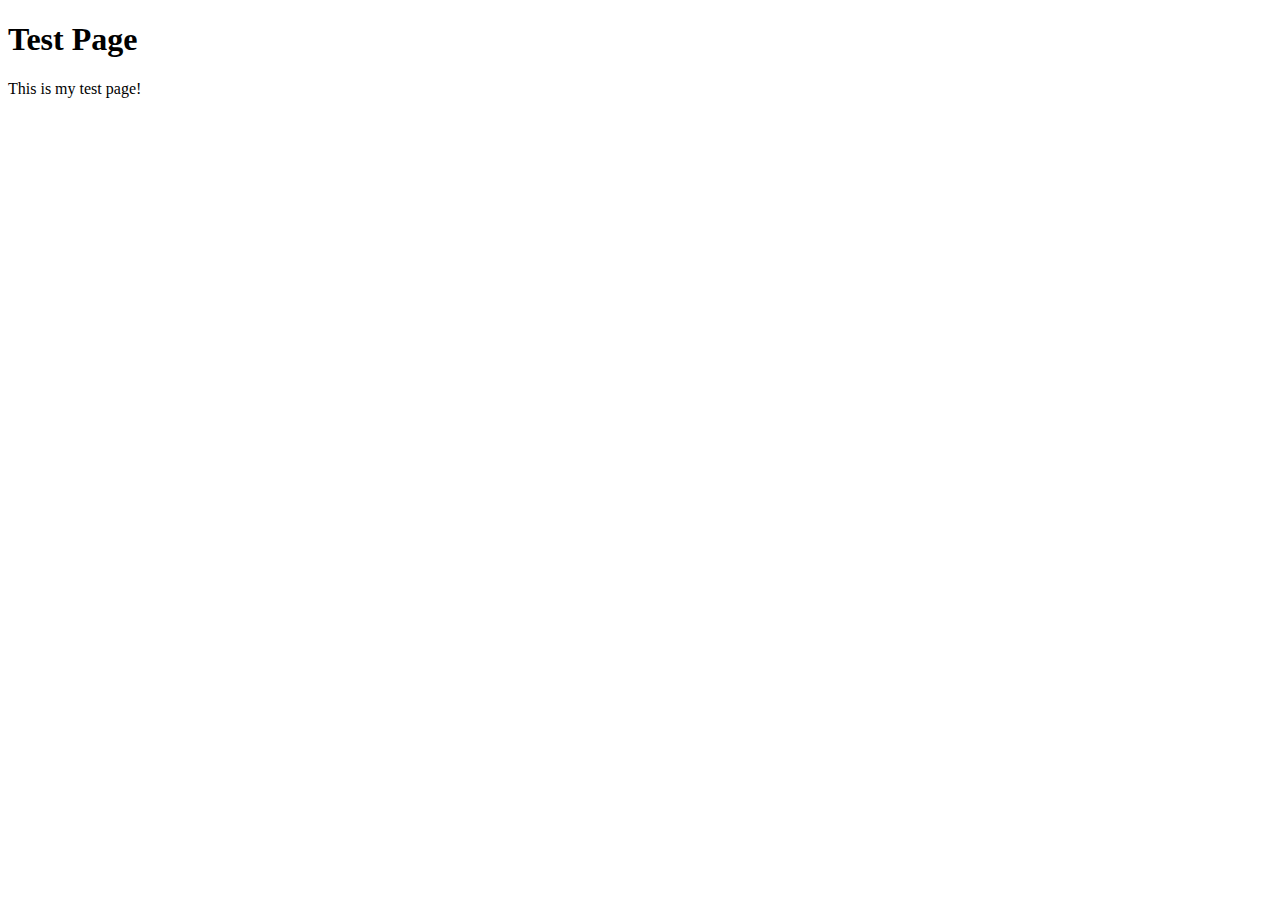
<file: example/index.html>
<!DOCTYPE html>
<html lang="en">
<head>
    <meta charset="UTF-8">
    <meta http-equiv="X-UA-Compatible" content="IE=edge">
    <meta name="viewport" content="width=device-width, initial-scale=1.0">
    <title>Document</title>
</head>
<body>
    <h1>Test Page</h1>
    <p>This is my test page!</p>
</body>
</html>
</file>
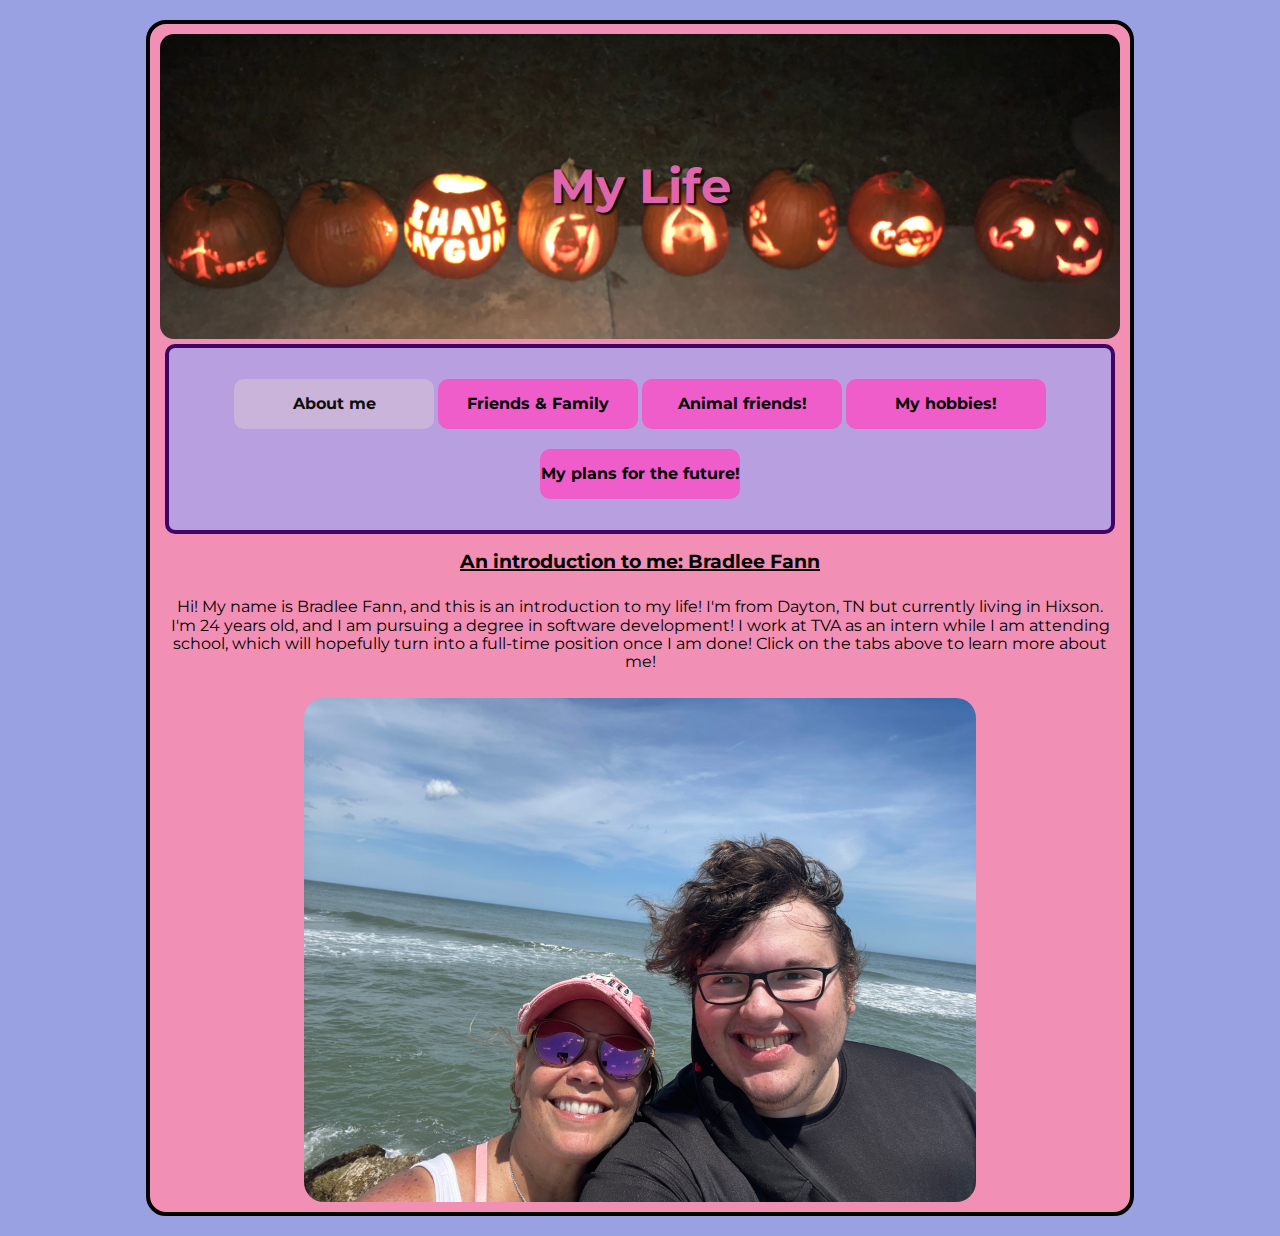
<file: Final/index.html>
<!DOCTYPE html>
<html lang="en">
<head>
    <meta charset="UTF-8">
    <meta http-equiv="X-UA-Compatible" content="IE=edge">
    <meta name="viewport" content="width=device-width, initial-scale=1.0">
    <title>My life</title>
    <link rel="shortcut icon" type="image/x-icon" href="images/favicon.ico">
    <link rel="preconnect" href="https://fonts.googleapis.com">
    <link rel="preconnect" href="https://fonts.gstatic.com" crossorigin>
    <link href="https://fonts.googleapis.com/css2?family=Montserrat:ital,wght@0,100;0,400;1,300&display=swap" rel="stylesheet">
    <link rel="stylesheet" href="css/normalize.css">
    <link rel="stylesheet" href="css/styles.css">
</head>

<body>
    <div id="container">
        <header>
            <h1>My Life</h1>
        </header>
        <nav>
            <ul>
                <li><a class="active" href="index.html">About me</a></li>
                <li><a href="friends.html">Friends & Family</a></li>
                <li><a href="pets.html">Animal friends!</a></li>
                <li><a href="hobbies.html">My hobbies!</a></li>
                <li><a href="future.html">My plans for the future!</a></li>
            </ul>
        </nav>

        <main>
            <div>
                <h2>An introduction to me: Bradlee Fann</h2>
                <p>
                    Hi! My name is Bradlee Fann, and this is an introduction to my life! I'm from Dayton, TN but currently living in Hixson. I'm 24 years old, and I am pursuing
                    a degree in software development! I work at TVA as an intern while I am attending school, which will hopefully turn into a full-time position once I am done!
                    Click on the tabs above to learn more about me!
                </p>

                <img src="images/Me.jpg" alt="MeandMom">
            </div>
        </main>

    </div>
</body>

</html>
</file>
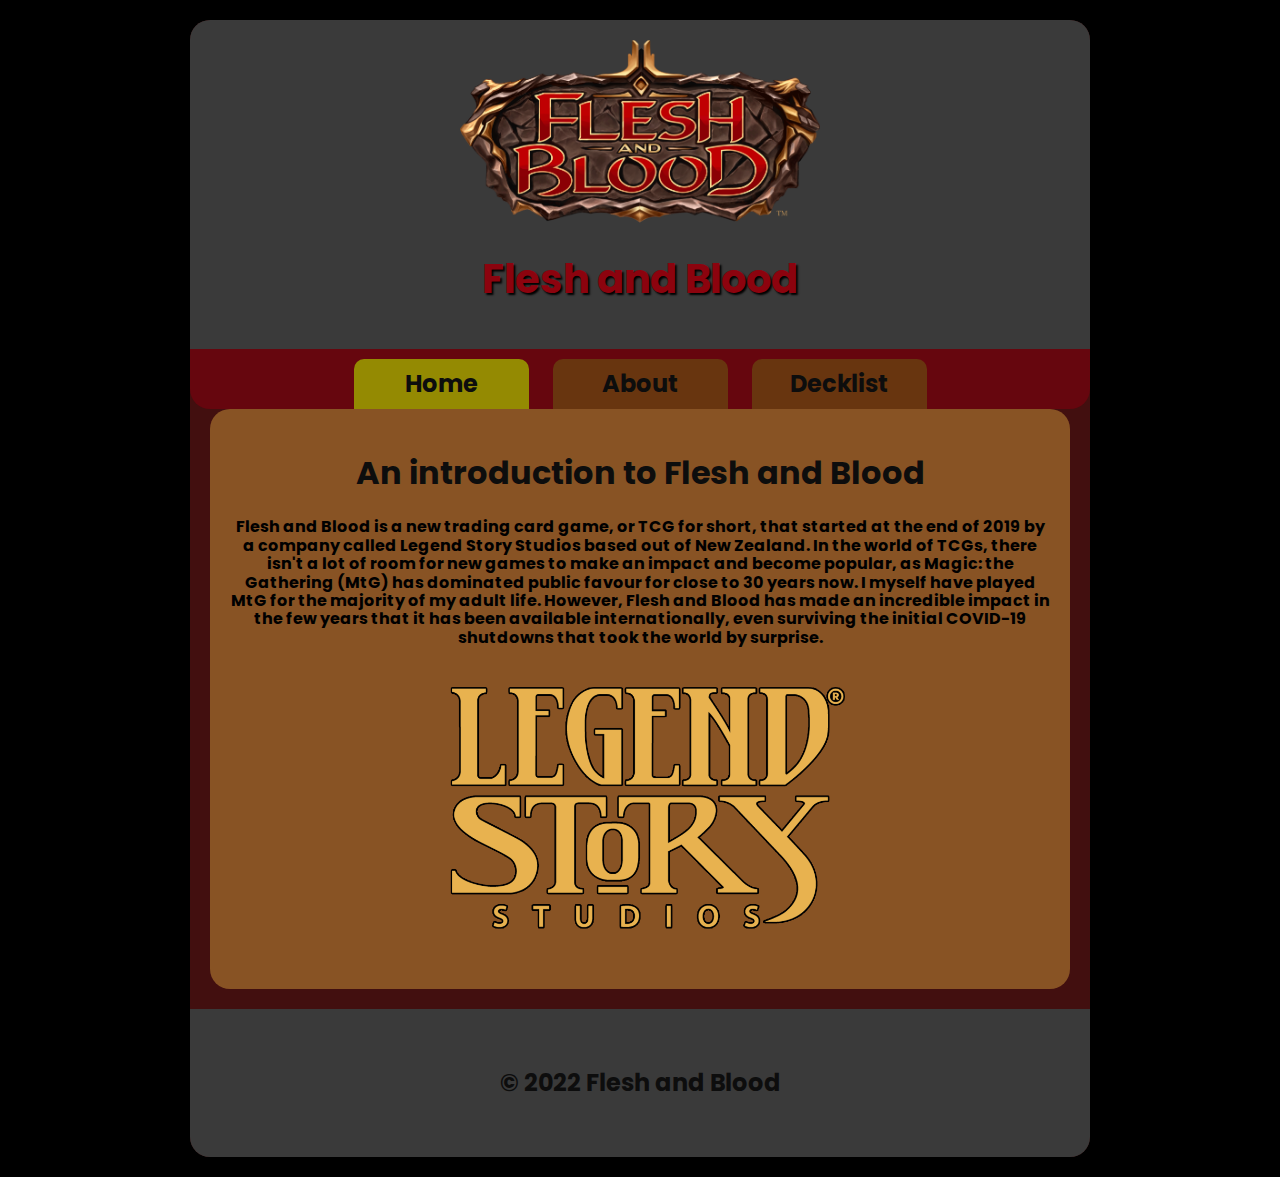
<file: Lab 2/index.html>
<!DOCTYPE html>
<html lang="en">
<head>
    <meta charset="UTF-8">
    <meta http-equiv="X-UA-Compatible" content="IE=edge">
    <meta name="viewport" content="width=device-width, initial-scale=1.0">
    <link rel="preconnect" href="https://fonts.googleapis.com">
    <link rel="preconnect" href="https://fonts.gstatic.com" crossorigin>
    <link href="https://fonts.googleapis.com/css2?family=Poppins:wght@200&display=swap" rel="stylesheet">
    <link rel="stylesheet" href="css/normalize.css">
    <link rel="stylesheet" href="css/styles.css">
    <title>Flesh and Blood</title>
</head>

<body>
    <div id="container">
    <header>
        <img src="images/fab.png" alt="FaB Logo">
        <h1>Flesh and Blood</h1>
    </header>
    <nav>
    
        <a class="active" href="index.html">Home</a>
        <a href="about.html">About</a>
        <a href="decklist.html">Decklist</a>        
    </nav>
    <main>
        <h2>An introduction to Flesh and Blood</h2>
        <p>Flesh and Blood is a new trading card game, or TCG for short, that started at the end of 2019 by a company called Legend Story Studios based out of New Zealand. In the world of TCGs, there isn't a lot of room 
            for new games to make an impact and become popular, as Magic: the Gathering (MtG) has dominated public favour for close to 30 years now. I myself have played MtG for the majority of 
            my adult life. However, Flesh and Blood has made an incredible impact in the few years that it has been available internationally, even surviving the initial COVID-19 shutdowns that 
            took the world by surprise.</p>

        <img src="images/LSS.png" alt="LSS Logo">
    </main>
    <footer>&copy; 2022 Flesh and Blood</footer>
    </div>
</body>
</html>
</file>
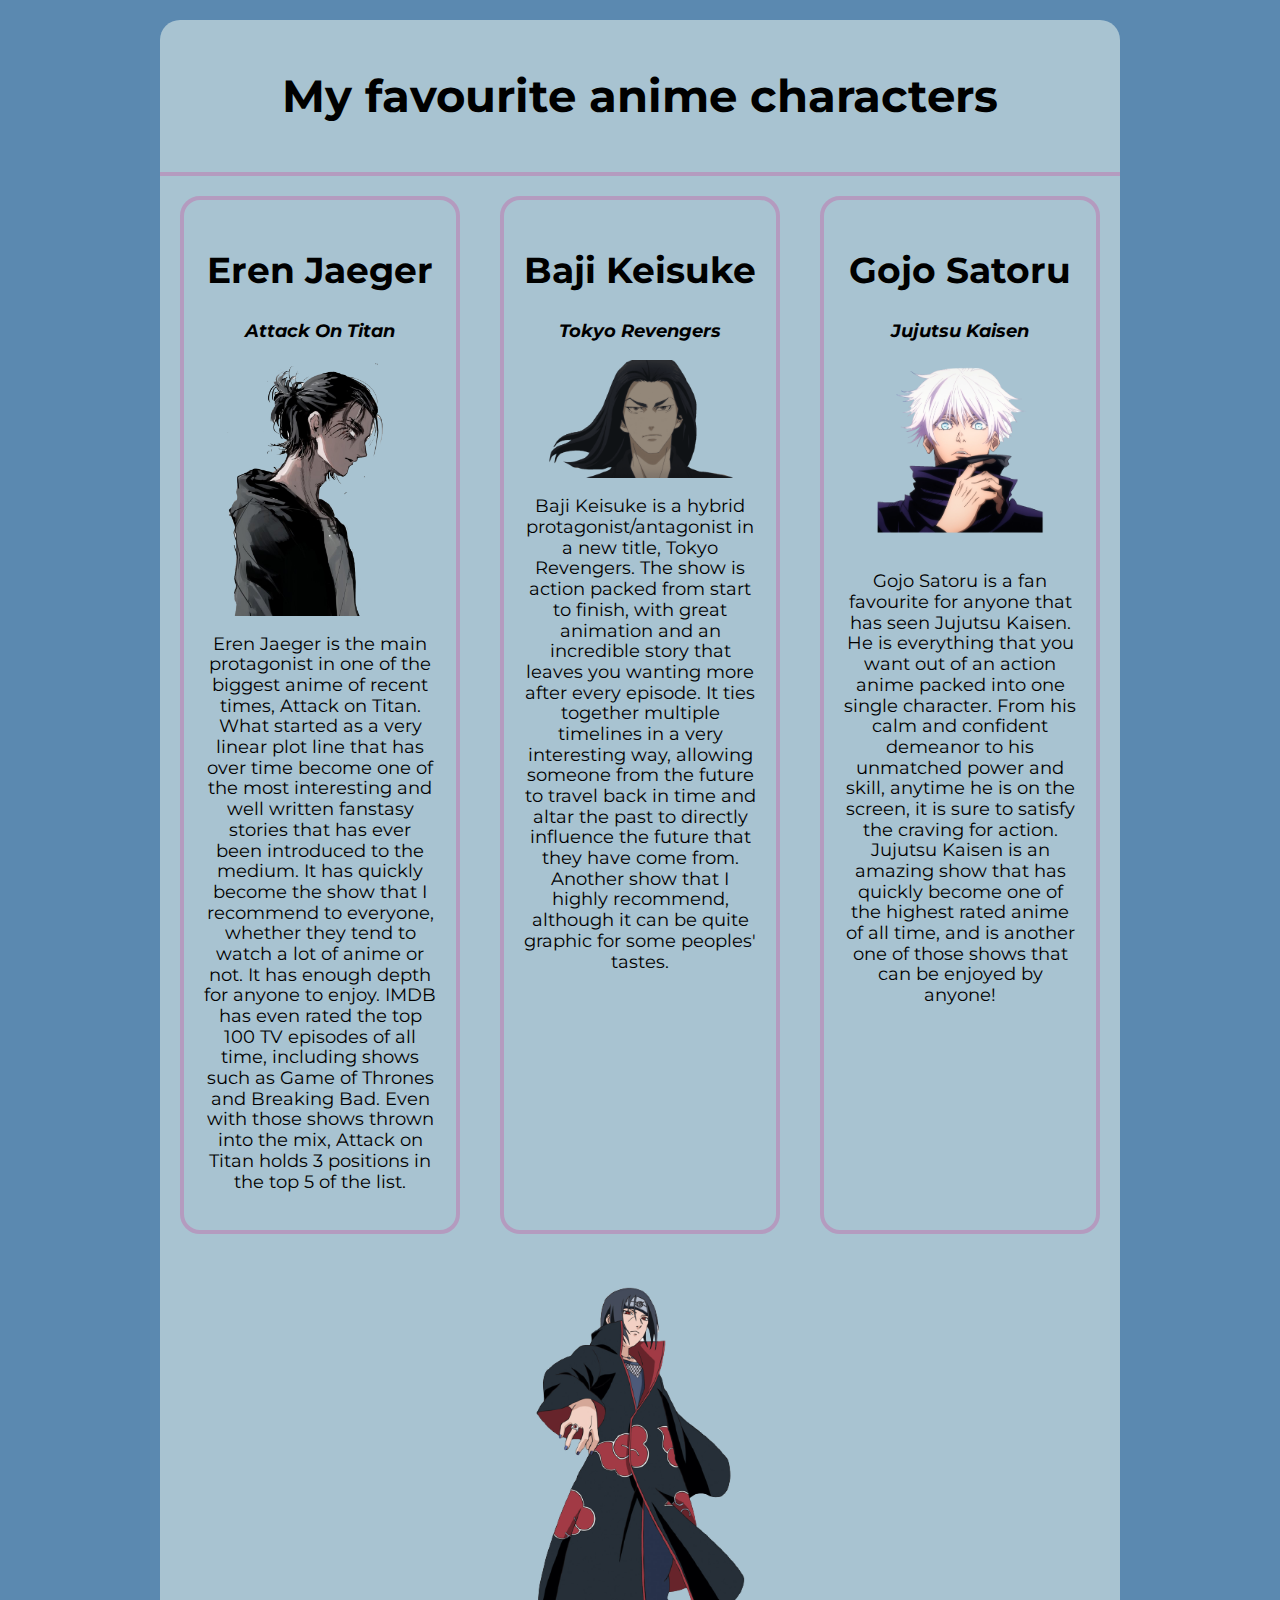
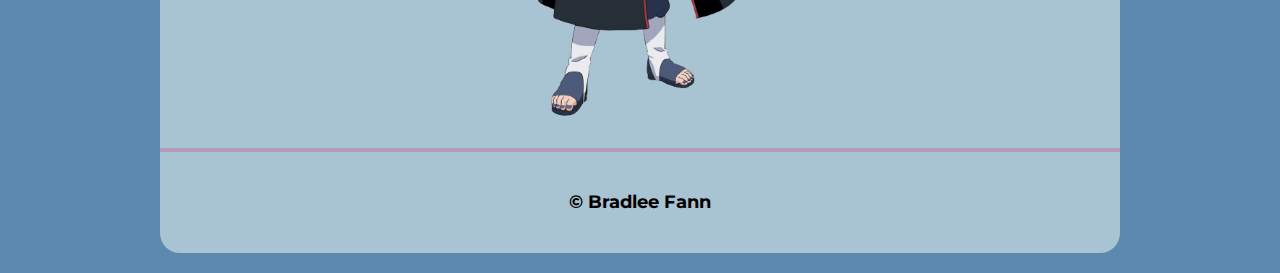
<file: Lab 3/index.html>
<!DOCTYPE html>
<html lang="en">
<head>
    <meta charset="UTF-8">
    <meta http-equiv="X-UA-Compatible" content="IE=edge">
    <meta name="viewport" content="width=device-width, initial-scale=1.0">
    <title>My favourtie anime characters</title>
    <link rel="preconnect" href="https://fonts.googleapis.com">
    <link rel="preconnect" href="https://fonts.gstatic.com" crossorigin>
    <link href="https://fonts.googleapis.com/css2?family=Montserrat:ital,wght@0,100;0,400;1,300&display=swap" rel="stylesheet">
    <link rel="stylesheet" href="css/normalize.css">
    <link rel="stylesheet" href="css/styles.css">
</head>
<body>
   <div id="container">
       <header>
           <h1>My favourite anime characters</h1>
       </header>
       <main>
           <div id="flex">
               <div class="col">
                   <h2>Eren Jaeger</h2>
                   <h3>Attack On Titan</h3>
                   <img src="images/Eren.png" alt="Eren Jaeger">
                   <p>Eren Jaeger is the main protagonist in one of the biggest anime of recent times, Attack on Titan. What started as a very linear plot line that has over
                       time become one of the most interesting and well written fanstasy stories that has ever been introduced to the medium. It has quickly become the show
                       that I recommend to everyone, whether they tend to watch a lot of anime or not. It has enough depth for anyone to enjoy. IMDB has even rated the top 100 TV
                       episodes of all time, including shows such as Game of Thrones and Breaking Bad. Even with those shows thrown into the mix, Attack on Titan holds 3 positions in
                       the top 5 of the list.
                   </p>
               </div>
               <div class="col">
                <h2>Baji Keisuke</h2>
                <h3>Tokyo Revengers</h3>
                <img src="images/Baji.png" alt="Baji Keisuke">
                <p>Baji Keisuke is a hybrid protagonist/antagonist in a new title, Tokyo Revengers. The show is action packed from start to finish, with great animation and an
                    incredible story that leaves you wanting more after every episode. It ties together multiple timelines in a very interesting way, allowing someone from the
                    future to travel back in time and altar the past to directly influence the future that they have come from. Another show that I highly recommend, although 
                    it can be quite graphic for some peoples' tastes.
                </p>
               </div>
               <div class="col">
                <h2>Gojo Satoru</h2>
                <h3>Jujutsu Kaisen</h3>
                <img src="images/Gojo.png" alt="Gojo Satoru">
                <p>Gojo Satoru is a fan favourite for anyone that has seen Jujutsu Kaisen. He is everything that you want out of an action anime packed into one single character.
                    From his calm and confident demeanor to his unmatched power and skill, anytime he is on the screen, it is sure to satisfy the craving for action. Jujutsu Kaisen
                    is an amazing show that has quickly become one of the highest rated anime of all time, and is another one of those shows that can be enjoyed by anyone!
                </p>
               </div>
           </div>
           <img class="main_img" src="images/Itachi.png" alt="Itachi Uchiha">
       </main>
       <footer>&copy; Bradlee Fann</footer>
   </div>
</body>
</html>
</file>
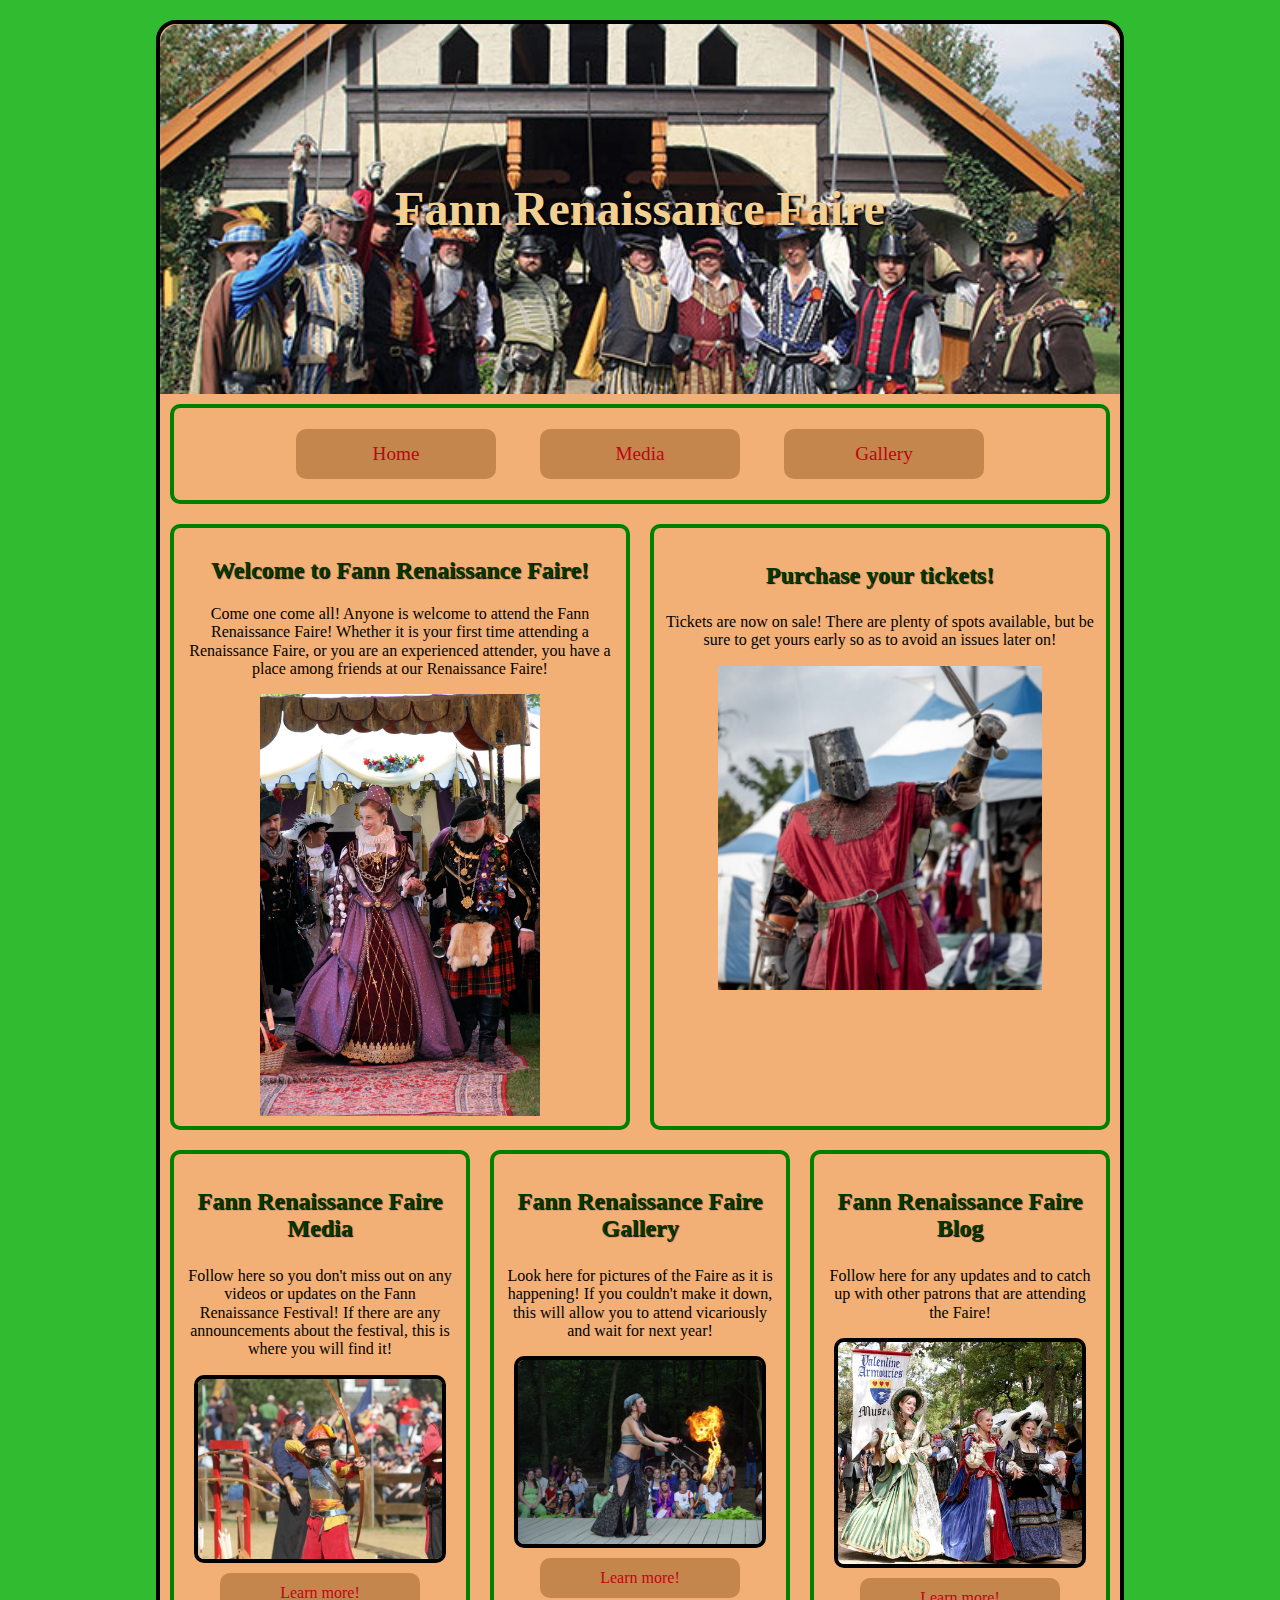
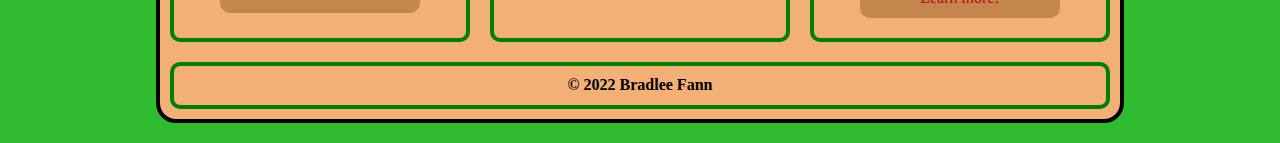
<file: Lab 4/index.html>
<!DOCTYPE html>
<html lang="en">
<head>
    <meta charset="UTF-8">
    <meta http-equiv="X-UA-Compatible" content="IE=edge">
    <meta name="viewport" content="width=device-width, initial-scale=1.0">
    <title>Lab 4</title>
    <link rel="stylesheet" href="css/normalize.css">
    <link rel="stylesheet" href="css/styles.css">
</head>
<body>
    <div id="container">
        <header>
            <h1>Fann Renaissance Faire</h1>
        </header>
        <nav>
            <ul>
                <li><a href="index.html">Home</a></li>
                <li><a href="media.html">Media</a></li>
                <li><a href="gallery.html">Gallery</a></li>
            </ul>
        </nav>
        <main>
            <div id="upper_flex">
                <section>
                    <h2>Welcome to Fann Renaissance Faire!</h2>
                    <p>Come one come all! Anyone is welcome to attend the Fann Renaissance Faire! Whether it is your first time attending a Renaissance Faire, or you are 
                        an experienced attender, you have a place among friends at our Renaissance Faire!
                    </p>

                    <img src="images/queen.jpg" alt="Queen">
                </section>
                <aside>
                    <h3>Purchase your tickets!</h3>
                    <p>Tickets are now on sale! There are plenty of spots available, but be sure to get yours early so as to avoid an issues later on!</p>

                    <img src="images/Knight.jpg" alt="Knight">
                </aside>
            </div>

            <div id="lower_flex">
                <div class="col">
                    <h3>Fann Renaissance Faire Media</h3>
                    <p>Follow here so you don't miss out on any videos or updates on the Fann Renaissance Festival! If there are any announcements about the festival, this is where you
                        will find it!</p>

                    <img src="images/Archery.jpg" alt="Archery">
                    <a class="button" href="media.html">Learn more!</a>
                </div>
                <div class="col">
                    <h3>Fann Renaissance Faire Gallery</h3>
                    <p>Look here for pictures of the Faire as it is happening! If you couldn't make it down, this will allow you to attend vicariously and wait for next year!</p>

                    <img src="images/firejuggler.jpg" alt="FireJuggler">
                    <a class="button" href="gallery.html">Learn more!</a>
                </div>
                <div class="col">
                    <h3>Fann Renaissance Faire Blog</h3>
                    <p>Follow here for any updates and to catch up with other patrons that are attending the Faire!</p>

                    <img src="images/ladies.jpg" alt="Ladies">
                    <a class="button" href="#">Learn more!</a>
                </div>
            </div>
        </main>
        <footer>&copy; 2022 Bradlee Fann</footer>
     </div>
</body>
</html>
</file>
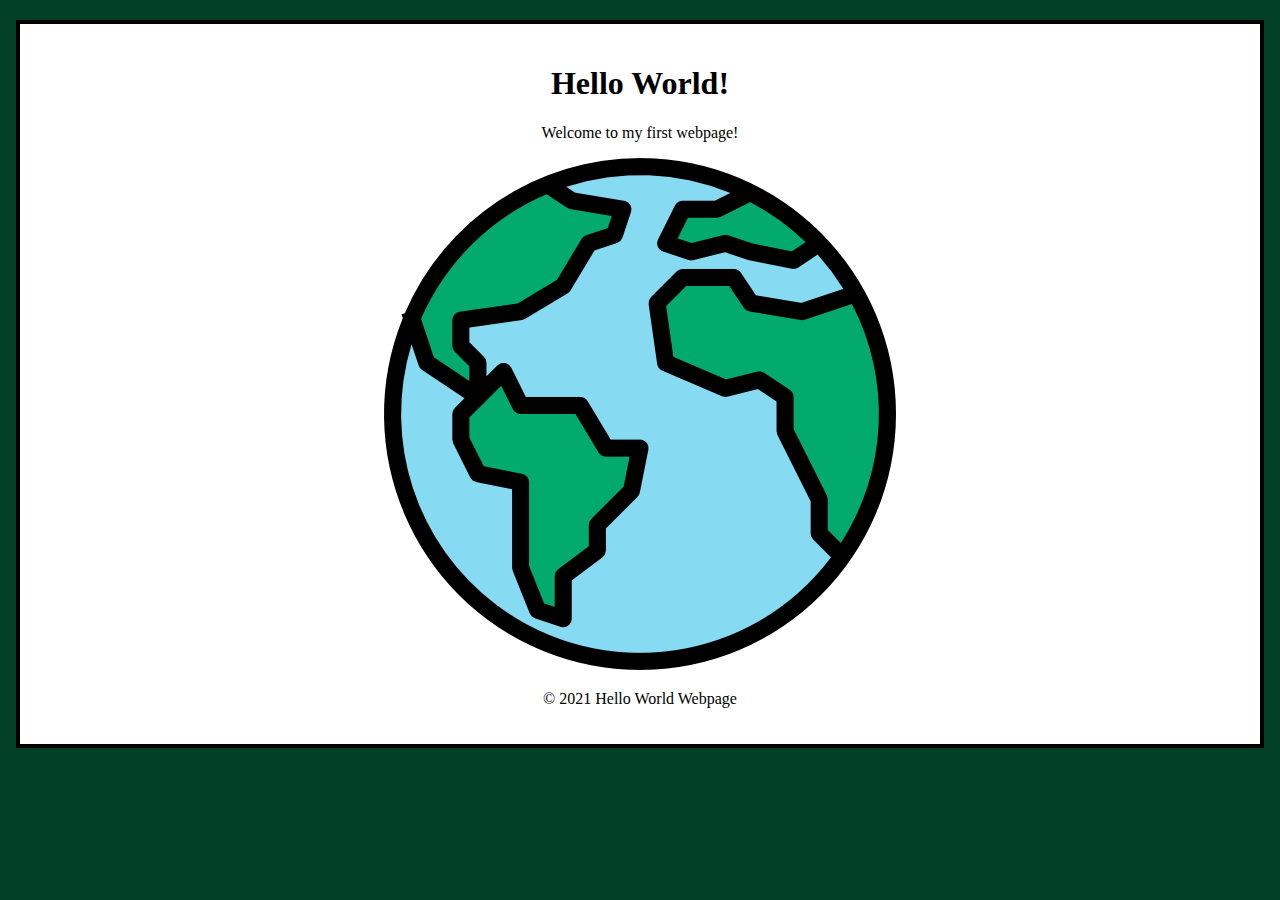
<file: Project 1/index.html>
<!DOCTYPE html>
<html lang="en">
<head>
    <meta charset="UTF-8">
    <meta http-equiv="X-UA-Compatible" content="IE=edge">
    <meta name="viewport" content="width=device-width, initial-scale=1.0">
    <title>Hello World!</title>
    <style>
        html {
            background-color: #024029;
        }

        body {
            width: 1200px;
            margin: 20px auto;
            padding: 20px;
            border: 4px solid #000;
            background-color: white;
            text-align: center;
        }
    </style>
</head>
<body>
    <h1>Hello World!</h1>
        <p>Welcome to my first webpage!</p>
        <img src="images/world.png" alt="Hello World!">
        <p>&copy; 2021 Hello World Webpage</p>
    
</body>
</html>
</file>
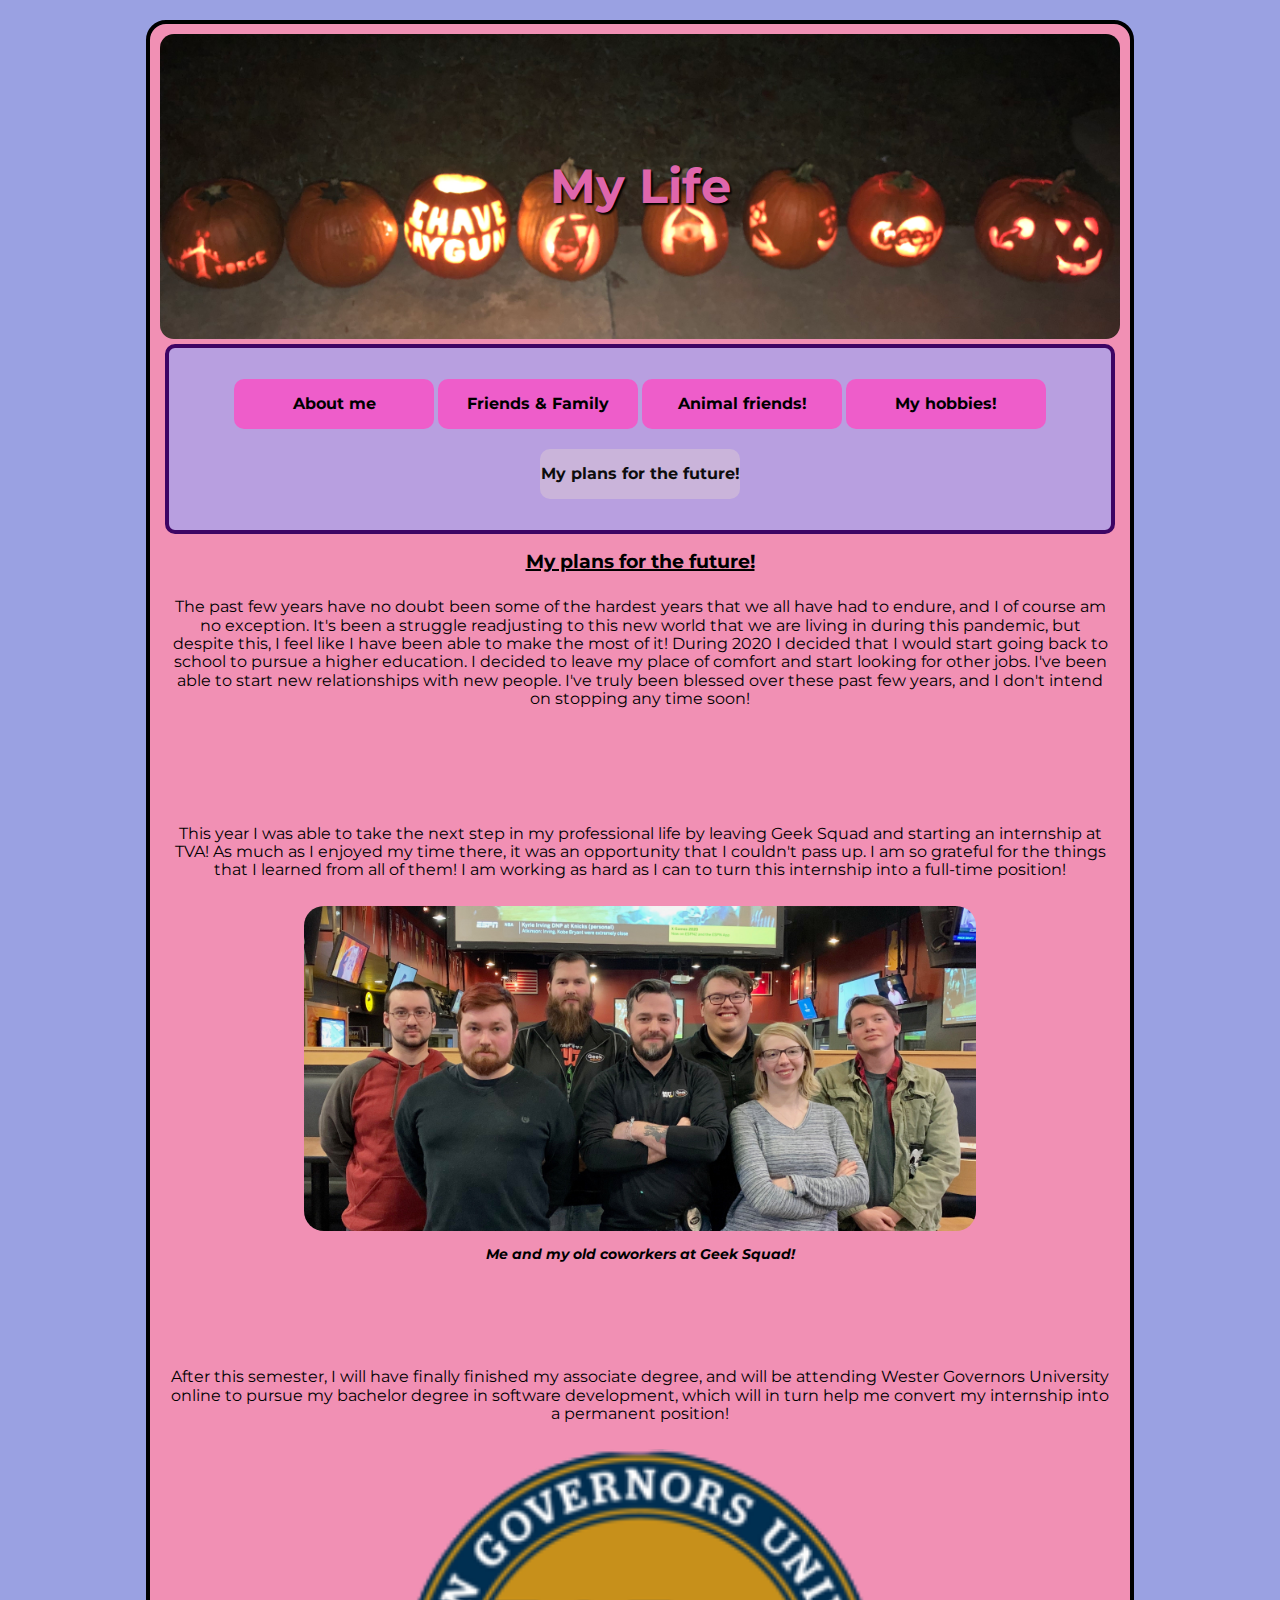
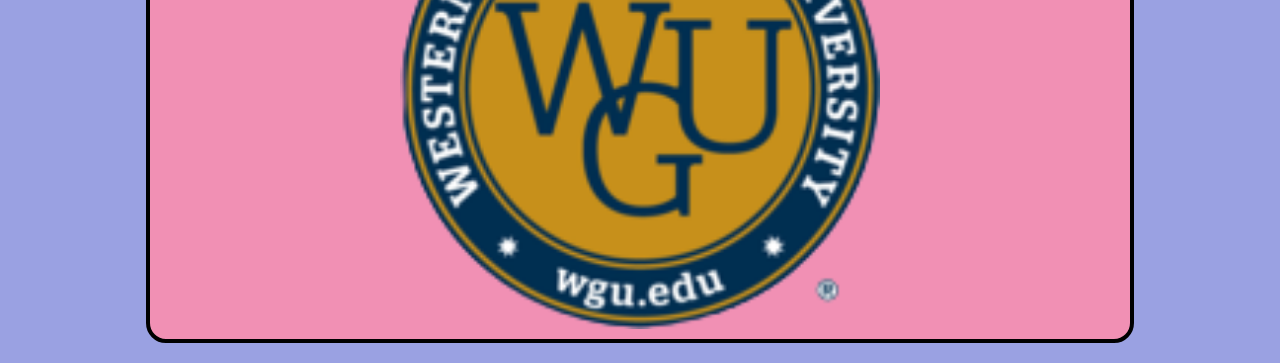
<file: Final/future.html>
<!DOCTYPE html>
<html lang="en">
<head>
    <meta charset="UTF-8">
    <meta http-equiv="X-UA-Compatible" content="IE=edge">
    <meta name="viewport" content="width=device-width, initial-scale=1.0">
    <title>My life</title>
    <link rel="shortcut icon" type="image/x-icon" href="images/favicon.ico">
    <link rel="preconnect" href="https://fonts.googleapis.com">
    <link rel="preconnect" href="https://fonts.gstatic.com" crossorigin>
    <link href="https://fonts.googleapis.com/css2?family=Montserrat:ital,wght@0,100;0,400;1,300&display=swap" rel="stylesheet">
    <link rel="stylesheet" href="css/normalize.css">
    <link rel="stylesheet" href="css/styles.css">
</head>

<body>
    <div id="container">
        <header>
            <h1>My Life</h1>
        </header>
        <nav>
            <ul>
                <li><a href="index.html">About me</a></li>
                <li><a href="friends.html">Friends & Family</a></li>
                <li><a href="pets.html">Animal friends!</a></li>
                <li><a href="hobbies.html">My hobbies!</a></li>
                <li><a class="active" href="future.html">My plans for the future!</a></li>
            </ul>
        </nav>

        <main>
            <div>
                <h2>My plans for the future!</h2>
                <p style="padding-bottom: 90px;">
                    The past few years have no doubt been some of the hardest years that we all have had to endure, and I of course am no exception. It's been a struggle
                    readjusting to this new world that we are living in during this pandemic, but despite this, I feel like I have been able to make the most of it!
                    During 2020 I decided that I would start going back to school to pursue a higher education. I decided to leave my place of comfort and start looking for
                    other jobs. I've been able to start new relationships with new people. I've truly been blessed over these past few years, and I don't intend on stopping
                    any time soon!
                </p>

                <p>
                    This year I was able to take the next step in my professional life by leaving Geek Squad and starting an internship at TVA! As much as I enjoyed my time 
                    there, it was an opportunity that I couldn't pass up. I am so grateful for the things that I learned from all of them! I am working as hard as I can 
                    to turn this internship into a full-time position!
                </p>
                <img src="images/GeekSquad.jpg" alt="GeekSquad">
                <h3>Me and my old coworkers at Geek Squad!</h3>

                <p style="padding-top: 90px;">
                    After this semester, I will have finally finished my associate degree, and will be attending Wester Governors University online to pursue my bachelor degree
                    in software development, which will in turn help me convert my internship into a permanent position!
                </p>
                <img style="width: 50%" src="images/WGU.png" alt="WGU">
                

            </div>
        </main>

    </div>
</body>

</html>
</file>
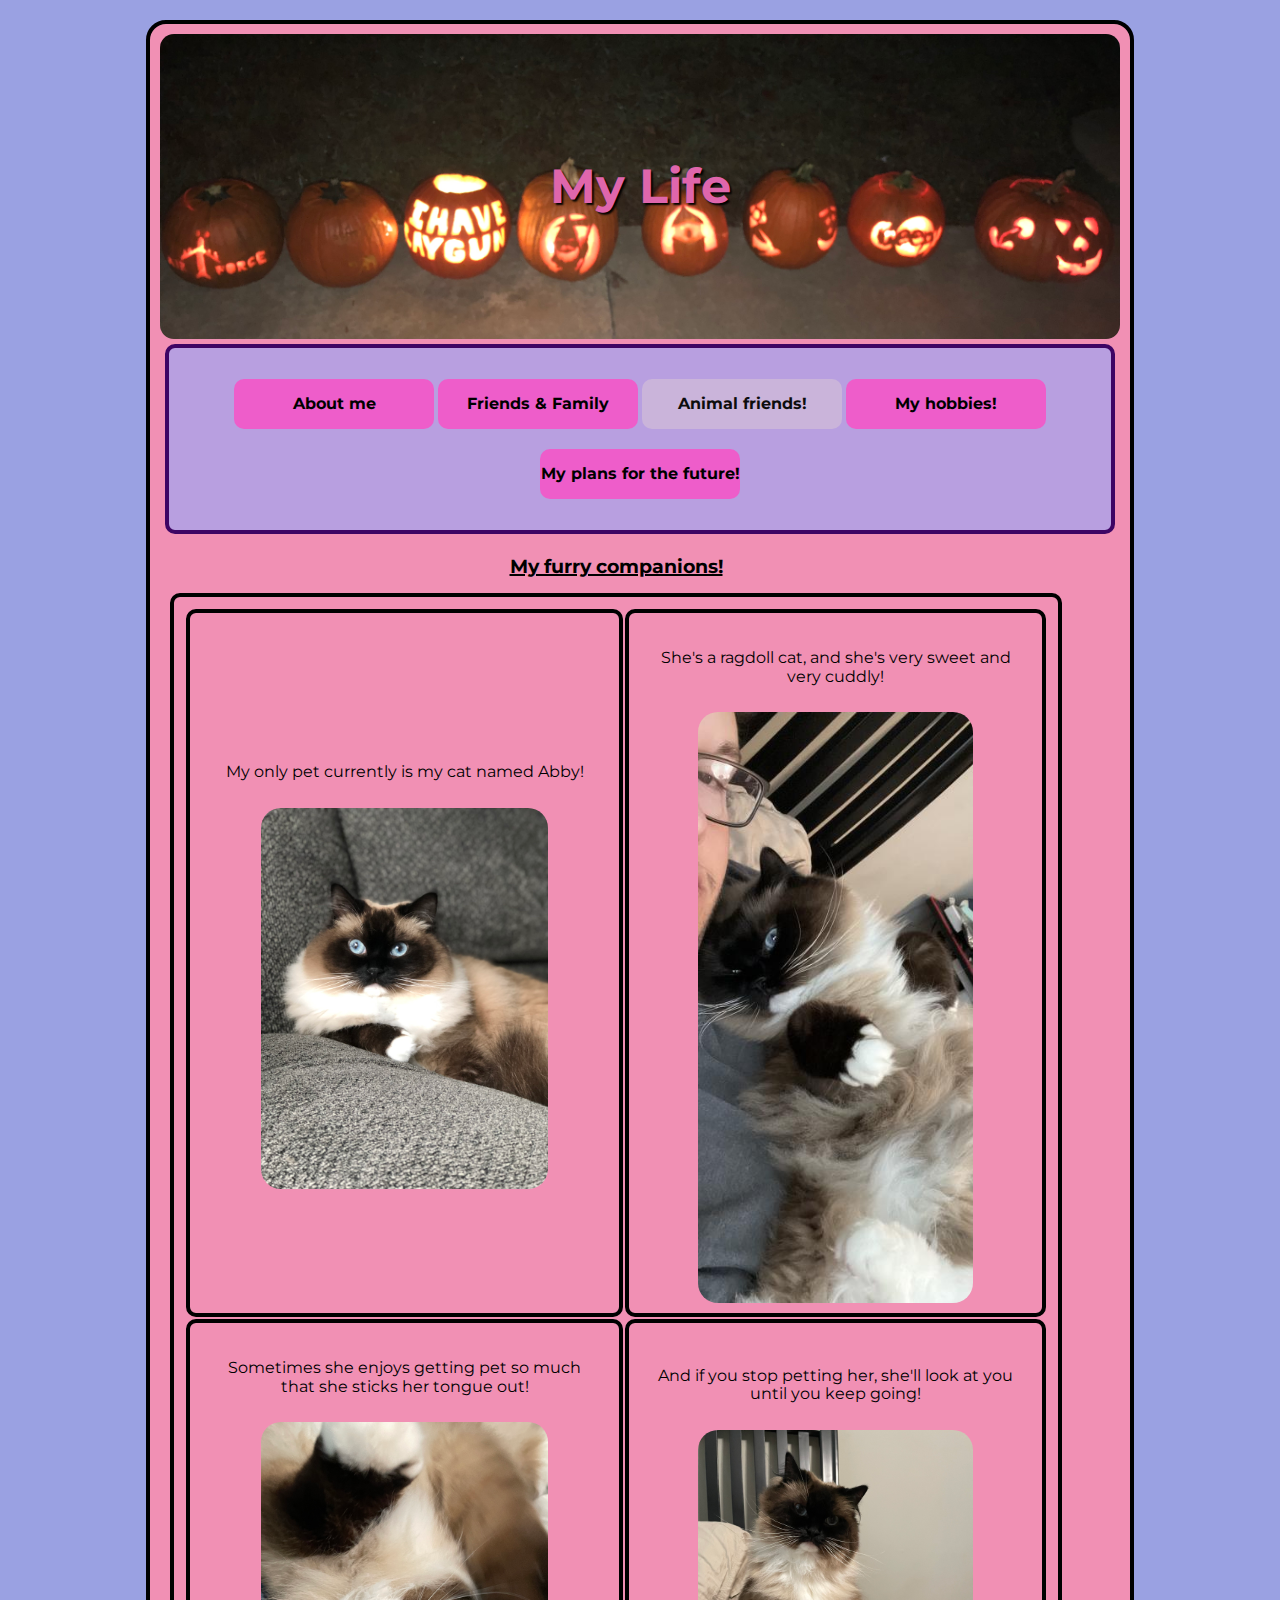
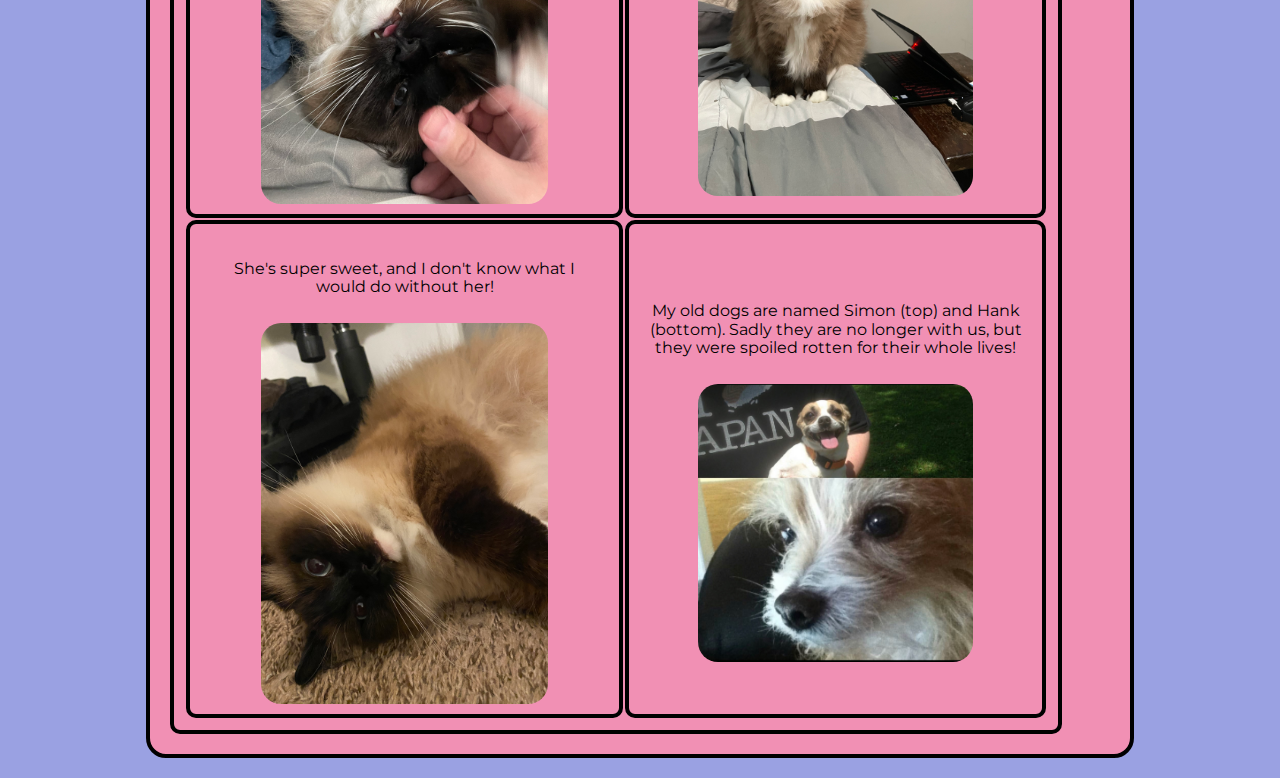
<file: Final/pets.html>
<!DOCTYPE html>
<html lang="en">
<head>
    <meta charset="UTF-8">
    <meta http-equiv="X-UA-Compatible" content="IE=edge">
    <meta name="viewport" content="width=device-width, initial-scale=1.0">
    <title>My life</title>
    <link rel="shortcut icon" type="image/x-icon" href="images/favicon.ico">
    <link rel="preconnect" href="https://fonts.googleapis.com">
    <link rel="preconnect" href="https://fonts.gstatic.com" crossorigin>
    <link href="https://fonts.googleapis.com/css2?family=Montserrat:ital,wght@0,100;0,400;1,300&display=swap" rel="stylesheet">
    <link rel="stylesheet" href="css/normalize.css">
    <link rel="stylesheet" href="css/styles.css">
</head>

<body>
    <div id="container">
        <header>
            <h1>My Life</h1>
        </header>
        <nav>
            <ul>
                <li><a href="index.html">About me</a></li>
                <li><a href="friends.html">Friends & Family</a></li>
                <li><a class="active" href="pets.html">Animal friends!</a></li>
                <li><a href="hobbies.html">My hobbies!</a></li>
                <li><a href="future.html">My plans for the future!</a></li>
            </ul>
        </nav>

        <main>
            <div id="upper_flex">
                <section class="single_col">
                    <h2>My furry companions!</h2>
                        <div class="pets">
                            <p>My only pet currently is my cat named Abby!</p>
                                <img class="pets_img" src="images/Abby.jpg" alt="Abby">
                            <p>She's a ragdoll cat, and she's very sweet and very cuddly!</p>
                                <img class="pets_img" src="images/Abby2.jpg" alt="Abby">
                            <p>Sometimes she enjoys getting pet so much that she sticks her tongue out!</p>
                                <img class="pets_img" src="images/Abby3.jpg" alt="Abby">
                            <p>And if you stop petting her, she'll look at you until you keep going!</p>
                                <img class="pets_img" src="images/Abby4.jpg" alt="Abby">
                            <p>She's super sweet, and I don't know what I would do without her!</p>
                                <img class="pets_img" src="images/Abby5.jpg" alt="Abby">
                            <p>My old dogs are named Simon (top) and Hank (bottom). Sadly they are no longer with us, but they were spoiled rotten for their whole lives!</p>
                                <img class="pets_img" src="images/Puppies.jpg" alt="Puppies">
                        </div>

                     <table>
                        <tr>
                            <td>
                                <p>My only pet currently is my cat named Abby!</p>
                                    <img src="images/Abby.jpg" alt="Abby">
                            </td>
                            <td>
                                <p>She's a ragdoll cat, and she's very sweet and very cuddly!</p>
                                    <img src="images/Abby2.jpg" alt="Abby">
                            </td>
                        </tr>
                        <tr>
                            <td>
                                <p>Sometimes she enjoys getting pet so much that she sticks her tongue out!</p>
                                    <img src="images/Abby3.jpg" alt="Abby">
                            </td>
                            <td>
                                <p>And if you stop petting her, she'll look at you until you keep going!</p>
                                    <img src="images/Abby4.jpg" alt="Abby">
                            </td>
                        </tr>
                        <tr>
                            <td>
                                <p>She's super sweet, and I don't know what I would do without her!</p>
                                    <img src="images/Abby5.jpg" alt="Abby">
                            </td>
                            <td>
                                <p>My old dogs are named Simon (top) and Hank (bottom). Sadly they are no longer with us, but they were spoiled rotten for their whole lives!</p>
                                    <img src="images/Puppies.jpg" alt="Puppies">
                            </td>
                        </tr>
                    </table>
                </section>

            </div>
        </main>

    </div>
</body>

</html>
</file>
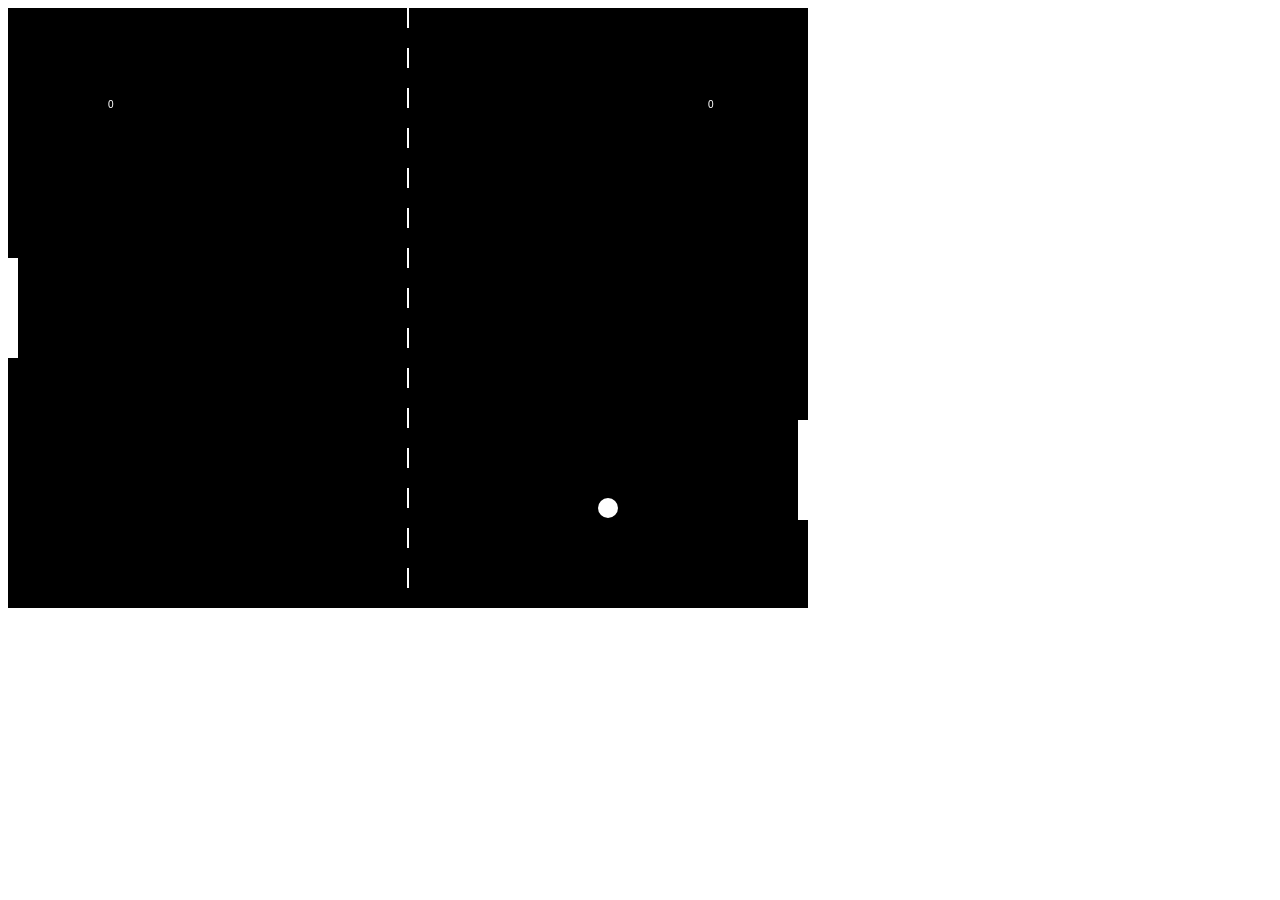
<file: Final/Pong.html>
<html>

<canvas id = "gameCanvas" width="800" height="600"></canvas>
<script>

var canvas;
var canvasContext;
var ballX = 390;
var ballSpeedX = 5;
var ballY = 290;
var ballSpeedY = 5;

var player1Score = 0;
var player2Score = 0;
const WINNING_SCORE = 3;

var showingWinScreen = false;

var paddle1Y = 250;
var paddle2Y = 250;
const PADDLE_HEIGHT = 100;
const PADDLE_THICKNESS = 10;





function calculateMousePos(evt){
		var rect = canvas.getBoundingClientRect();
		var root = document.documentElement;
		var mouseX = evt.clientX - rect.left - root.scrollLeft;
		var mouseY = evt.clientY - rect.top - root.scrollTop;
		return {
			x:mouseX,
			y:mouseY
		};
}

function handleMouseClick(evt){
		if (showingWinScreen){
			player1Score = 0;
			player2Score = 0;
			showingWinScreen = false;
		}
}


	window.onload = function() {
		console.log("Program start!");
		canvas = document.getElementById('gameCanvas');
		canvasContext = canvas.getContext('2d');
		
		var framesPerSecond = 60;
		setInterval(function(){
						moveEverything();
						drawEverything();
						}, 1000/framesPerSecond);
				

		canvas.addEventListener('mousedown', handleMouseClick);
				
		canvas.addEventListener('mousemove',
				function(evt){
						var mousePos = calculateMousePos(evt);
						paddle1Y = mousePos.y - (PADDLE_HEIGHT/2);
				});
		
		}
		

	function ballReset(){
			if (player1Score >= WINNING_SCORE || player2Score >= WINNING_SCORE){
				showingWinScreen = true;
			}
	
			ballSpeedX = -ballSpeedX;
			ballX = canvas.width/2;
			ballY = canvas.height/2;
	}
		
	function computerMovement(){
		var paddle2YCenter = paddle2Y + (PADDLE_HEIGHT/2);
		if(paddle2YCenter < ballY-35){
			paddle2Y += 6;
					} else if(paddle2YCenter > ballY+35){
			paddle2Y -= 6;
		}
	}
	
		
	function moveEverything(){
		if(showingWinScreen){
			return;
		}
		
		computerMovement();
		
		ballX += ballSpeedX;
		ballY += ballSpeedY;
		if(ballX < 0){
				if(ballY > paddle1Y && ballY < paddle1Y+PADDLE_HEIGHT){
						ballSpeedX = -ballSpeedX;
						var deltaY = ballY - (paddle1Y+PADDLE_HEIGHT/2);
						ballSpeedY = deltaY * 0.2;
				} else {
					player2Score++;    //has to be BEFORE ballReset()
					ballReset();
					
				}
		}
		if(ballX > canvas.width){
				if(ballY > paddle2Y && ballY < paddle2Y+PADDLE_HEIGHT){
						ballSpeedX = -ballSpeedX;
						var deltaY = ballY - (paddle2Y+PADDLE_HEIGHT/2);
						ballSpeedY = deltaY * 0.2;
				} else {
					player1Score++;    //has to be BEFORE ballReset()
					ballReset();
					
				}		}
		if(ballY < 0){
				ballSpeedY = -ballSpeedY;
		}
		if(ballY > canvas.height){
				ballSpeedY = -ballSpeedY;		
		}
		
		
	}	
		
		
	function drawNet (){
		for (var i=0; i<canvas.height; i+=40){
		colourRect(canvas.width/2-1, i, 2, 20, 'white');
	}
		}
		
	function drawEverything(){	
	
		// this line fills the play area with black
		colourRect(0,0,canvas.width, canvas.height, 'black');
		
			if(showingWinScreen){
				canvasContext.fillStyle = 'white';
							if(player1Score >= WINNING_SCORE){
								canvasContext.fillText("Left player is victorious!", 325, 200);
								} else if (player2Score >= WINNING_SCORE){
								canvasContext.fillText("You couldn't defeat a computer. Pathetic.", 300, 200);
							}
				canvasContext.fillText("Click to play again!" , 350, 500);
			return;
		}
		
		drawNet();    // placing this function here ensures that the net is not seen during the victory screen
		
		// this is the left players paddle
		colourRect(0, paddle1Y,PADDLE_THICKNESS,PADDLE_HEIGHT,'white');
		
		// this is the right players paddle
		colourRect(canvas.width-PADDLE_THICKNESS, paddle2Y, PADDLE_THICKNESS,PADDLE_HEIGHT,'white');
		
		//this is the ball
		colourCircle(ballX, ballY, 10, 'white');
		
		//this displays the score for both players
		canvasContext.fillText(player1Score, 100, 100);
		canvasContext.fillText(player2Score, canvas.width-100, 100);
	}
	
	function colourCircle(centreX, centreY, radius, drawColour){
		canvasContext.fillStyle = drawColour;
		canvasContext.beginPath();
		canvasContext.arc(ballX, ballY, 10, 0, Math.PI*2, true);
		canvasContext.fill();
	
	}
	
	function colourRect(leftX, topY, width, height, drawColour){
		canvasContext.fillStyle = drawColour;
		canvasContext.fillRect(leftX, topY, width, height);
	}
</script>
</html>
</file>
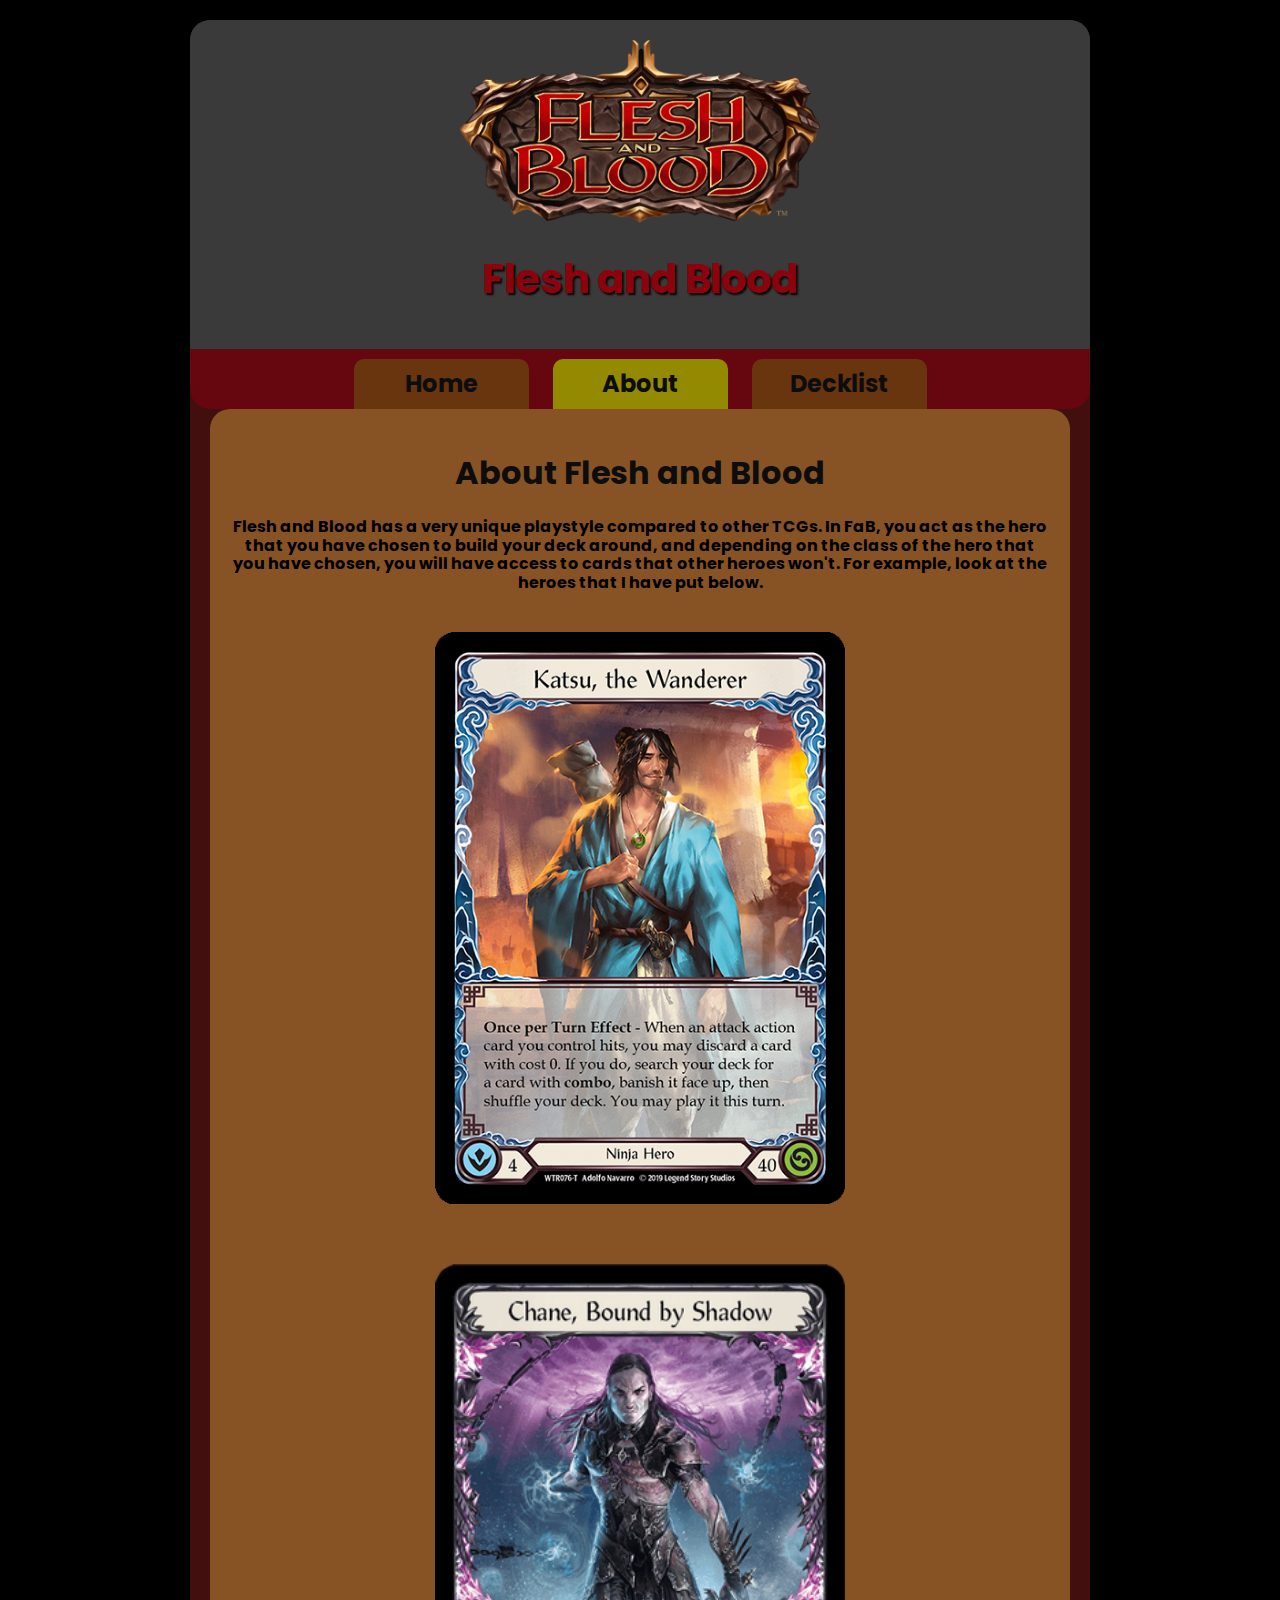
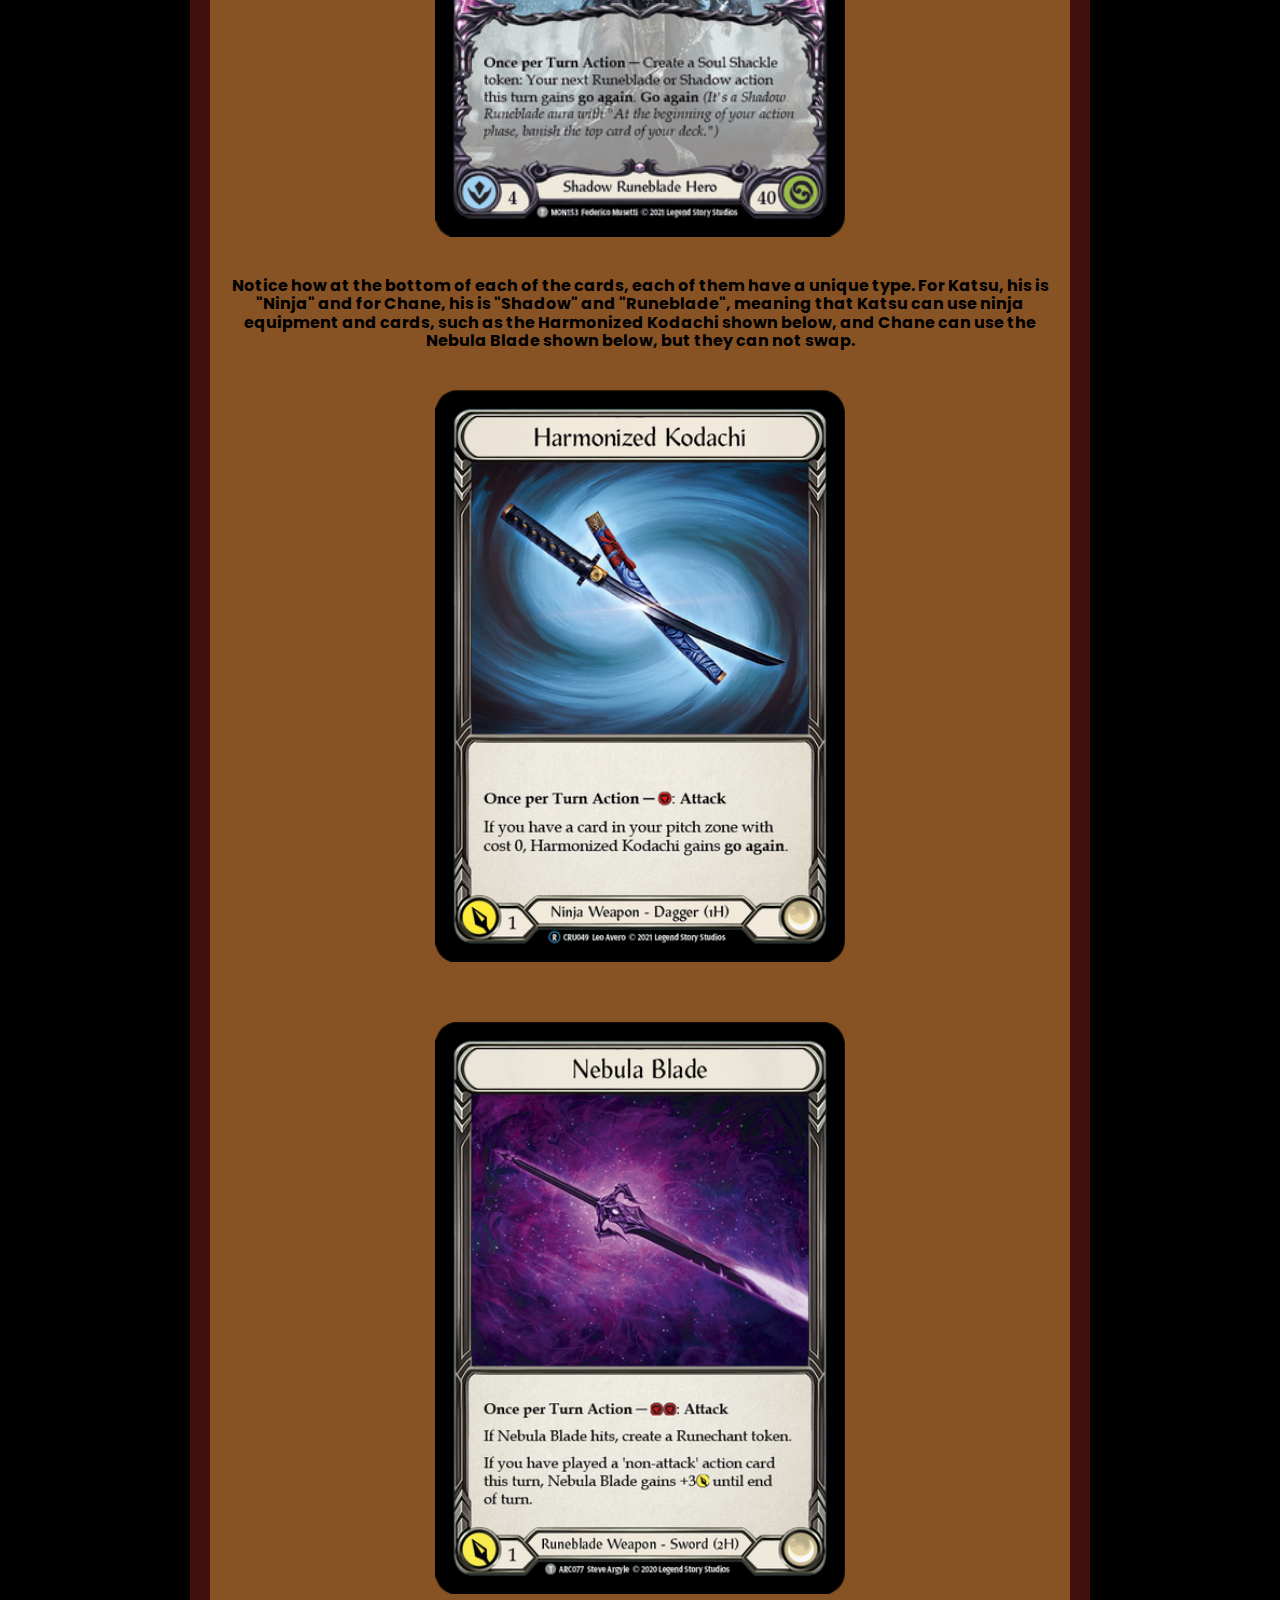
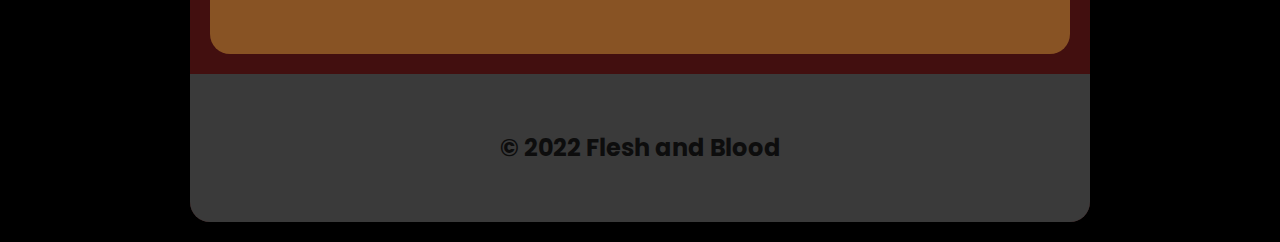
<file: Lab 2/about.html>
<!DOCTYPE html>
<html lang="en">
<head>
    <meta charset="UTF-8">
    <link rel="preconnect" href="https://fonts.googleapis.com">
    <link rel="preconnect" href="https://fonts.gstatic.com" crossorigin>
    <link href="https://fonts.googleapis.com/css2?family=Poppins:wght@200&display=swap" rel="stylesheet">
    <meta http-equiv="X-UA-Compatible" content="IE=edge">
    <meta name="viewport" content="width=device-width, initial-scale=1.0">
    <link rel="stylesheet" href="css/normalize.css">
    <link rel="stylesheet" href="css/styles.css">
    <title>Flesh and Blood</title>
</head>

<body>
    <div id="container">
    <header>
        <img src="images/fab.png" alt="FaB Logo">
        <h1>Flesh and Blood</h1>
    </header>
    <nav>
    
        <a href="index.html">Home</a>
        <a class="active" href="about.html">About</a>
        <a href="decklist.html">Decklist</a>        
    </nav>
    <main>
        <h2>About Flesh and Blood</h2>
        <p>Flesh and Blood has a very unique playstyle compared to other TCGs. In FaB, you act as the hero that you have chosen to build your deck around, and depending on the
            class of the hero that you have chosen, you will have access to cards that other heroes won't. For example, look at the heroes that I have put below.</p>

            <img src="images/KatsuCard.png" alt="Katsu">
            <img src="images/ChaneCard.png" alt="Chane">

        <p>Notice how at the bottom of each of the cards, each of them have a unique type. For Katsu, his is "Ninja" and for Chane, his is "Shadow" and "Runeblade", meaning that Katsu can use ninja equipment
            and cards, such as the Harmonized Kodachi shown below, and Chane can use the Nebula Blade shown below, but they can not swap.

            <img src="images/Kodachi.png" alt="Kodachi">
            <img src="images/NebulaBlade.png" alt="NebulaBlade">
        </p>

    </main>
    <footer>&copy; 2022 Flesh and Blood</footer> 
    </div>
</body>
</html>
</file>
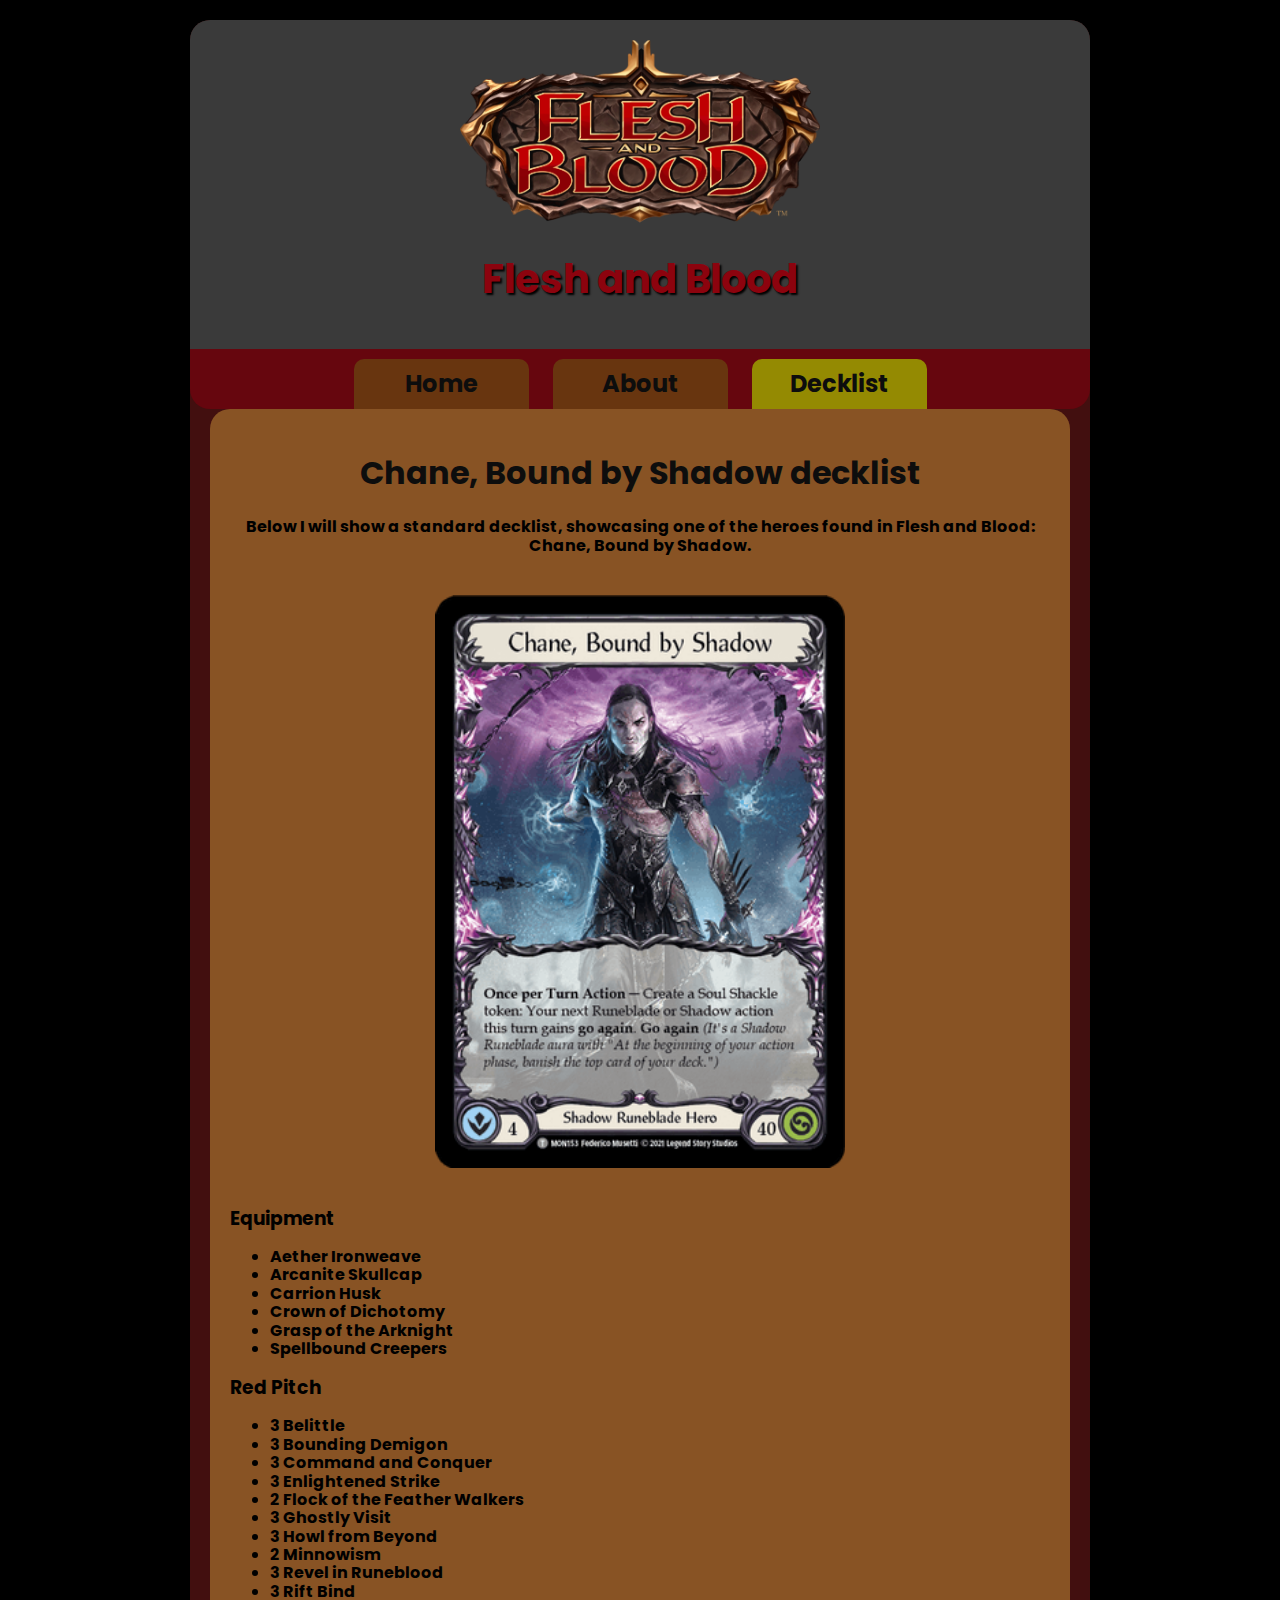
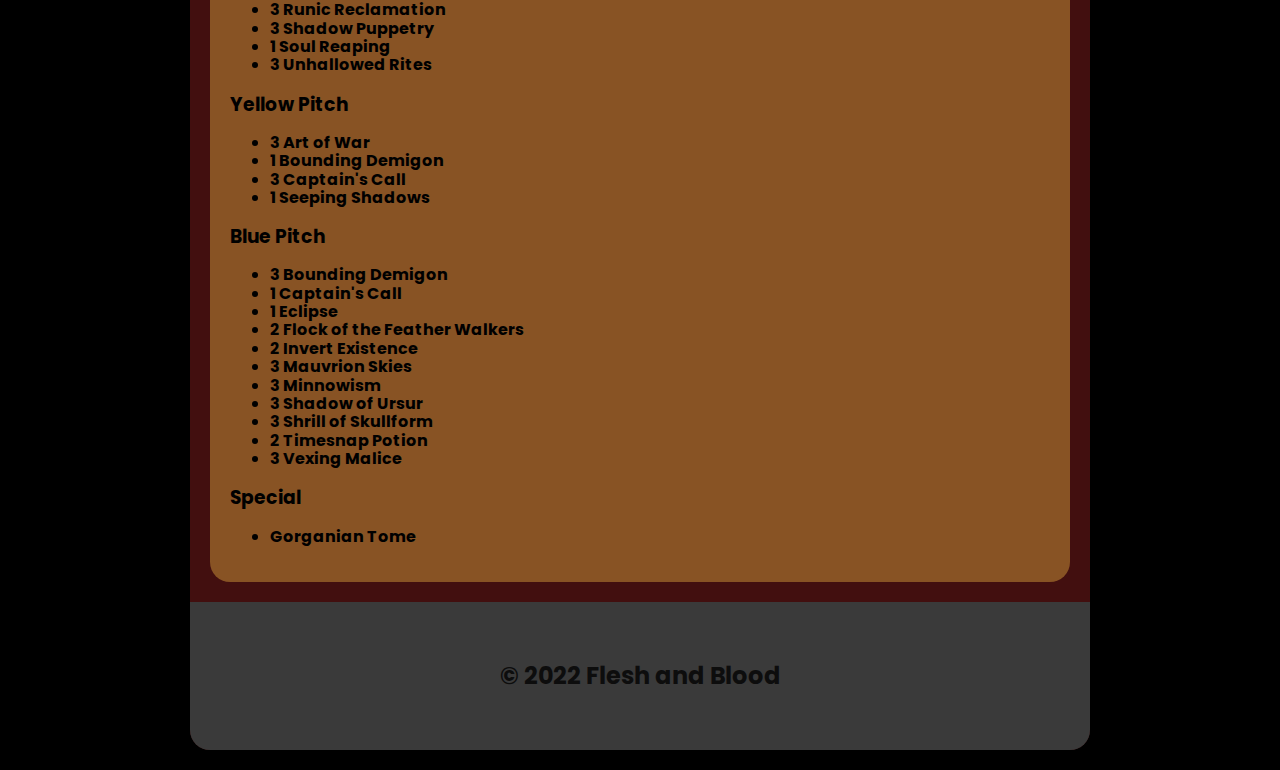
<file: Lab 2/decklist.html>
<!DOCTYPE html>
<html lang="en">
<head>
    <meta charset="UTF-8">
    <meta http-equiv="X-UA-Compatible" content="IE=edge">
    <meta name="viewport" content="width=device-width, initial-scale=1.0">
    <link rel="preconnect" href="https://fonts.googleapis.com">
    <link rel="preconnect" href="https://fonts.gstatic.com" crossorigin>
    <link href="https://fonts.googleapis.com/css2?family=Poppins:wght@200&display=swap" rel="stylesheet">
    <link rel="stylesheet" href="css/normalize.css">
    <link rel="stylesheet" href="css/styles.css">
    <title>Flesh and Blood</title>
</head>

<body>
    <div id="container">
    <header>
        <img src="images/fab.png" alt="FaB Logo">
        <h1>Flesh and Blood</h1>
    </header>
    <nav>
    
        <a href="index.html">Home</a>
        <a href="about.html">About</a>
        <a class="active" href="decklist.html">Decklist</a>
        
    </nav>
    <main>
        <h2>Chane, Bound by Shadow decklist</h2>
        <p>Below I will show a standard decklist, showcasing one of the heroes found in Flesh and Blood: Chane, Bound by Shadow.</p>

        <img src="images/ChaneCard.png" alt="Chane">

       
            <h3>Equipment</h3>
            <ul>
                <li>Aether Ironweave</li>
                <li>Arcanite Skullcap</li>
                <li>Carrion Husk</li>
                <li>Crown of Dichotomy</li>
                <li>Grasp of the Arknight</li>
                <li>Spellbound Creepers</li>
            </ul>

            <h3>Red Pitch</h3>
                <ul>
                    <li>  3 Belittle</li>
                    <li>  3 Bounding Demigon</li>
                    <li>  3 Command and Conquer</li>
                    <li>  3 Enlightened Strike</li>
                    <li>  2 Flock of the Feather Walkers</li>
                    <li>  3 Ghostly Visit</li>
                    <li>  3 Howl from Beyond</li>
                    <li>  2 Minnowism</li>
                    <li>  3 Revel in Runeblood</li>
                    <li>  3 Rift Bind</li>
                    <li>  3 Runic Reclamation</li>
                    <li>  3 Shadow Puppetry</li>
                    <li>  1 Soul Reaping</li>
                    <li>  3 Unhallowed Rites</li>
                </ul>

            <h3>Yellow Pitch</h3>
            <ul>
                <li>3 Art of War </li>
                <li>1 Bounding Demigon</li>
                <li>3 Captain's Call</li> 
                <li>1 Seeping Shadows</li>
            </ul>    
                

            <h3>Blue Pitch</h3>
                <ul>
                    <li>3 Bounding Demigon</li>
                    <li>1 Captain's Call</li>
                    <li>1 Eclipse</li>
                    <li>2 Flock of the Feather Walkers</li>
                    <li>2 Invert Existence</li>
                    <li>3 Mauvrion Skies</li>
                    <li>3 Minnowism</li>
                    <li>3 Shadow of Ursur</li>
                    <li>3 Shrill of Skullform</li>
                    <li>2 Timesnap Potion</li>
                    <li>3 Vexing Malice</li>
                </ul>
                
            <h3>Special</h3>
                <ul>
                    <li>Gorganian Tome</li>
                </ul>
               
    
    </main>
    <footer>&copy; 2022 Flesh and Blood</footer> 
    </div>
</body>
</html>
</file>
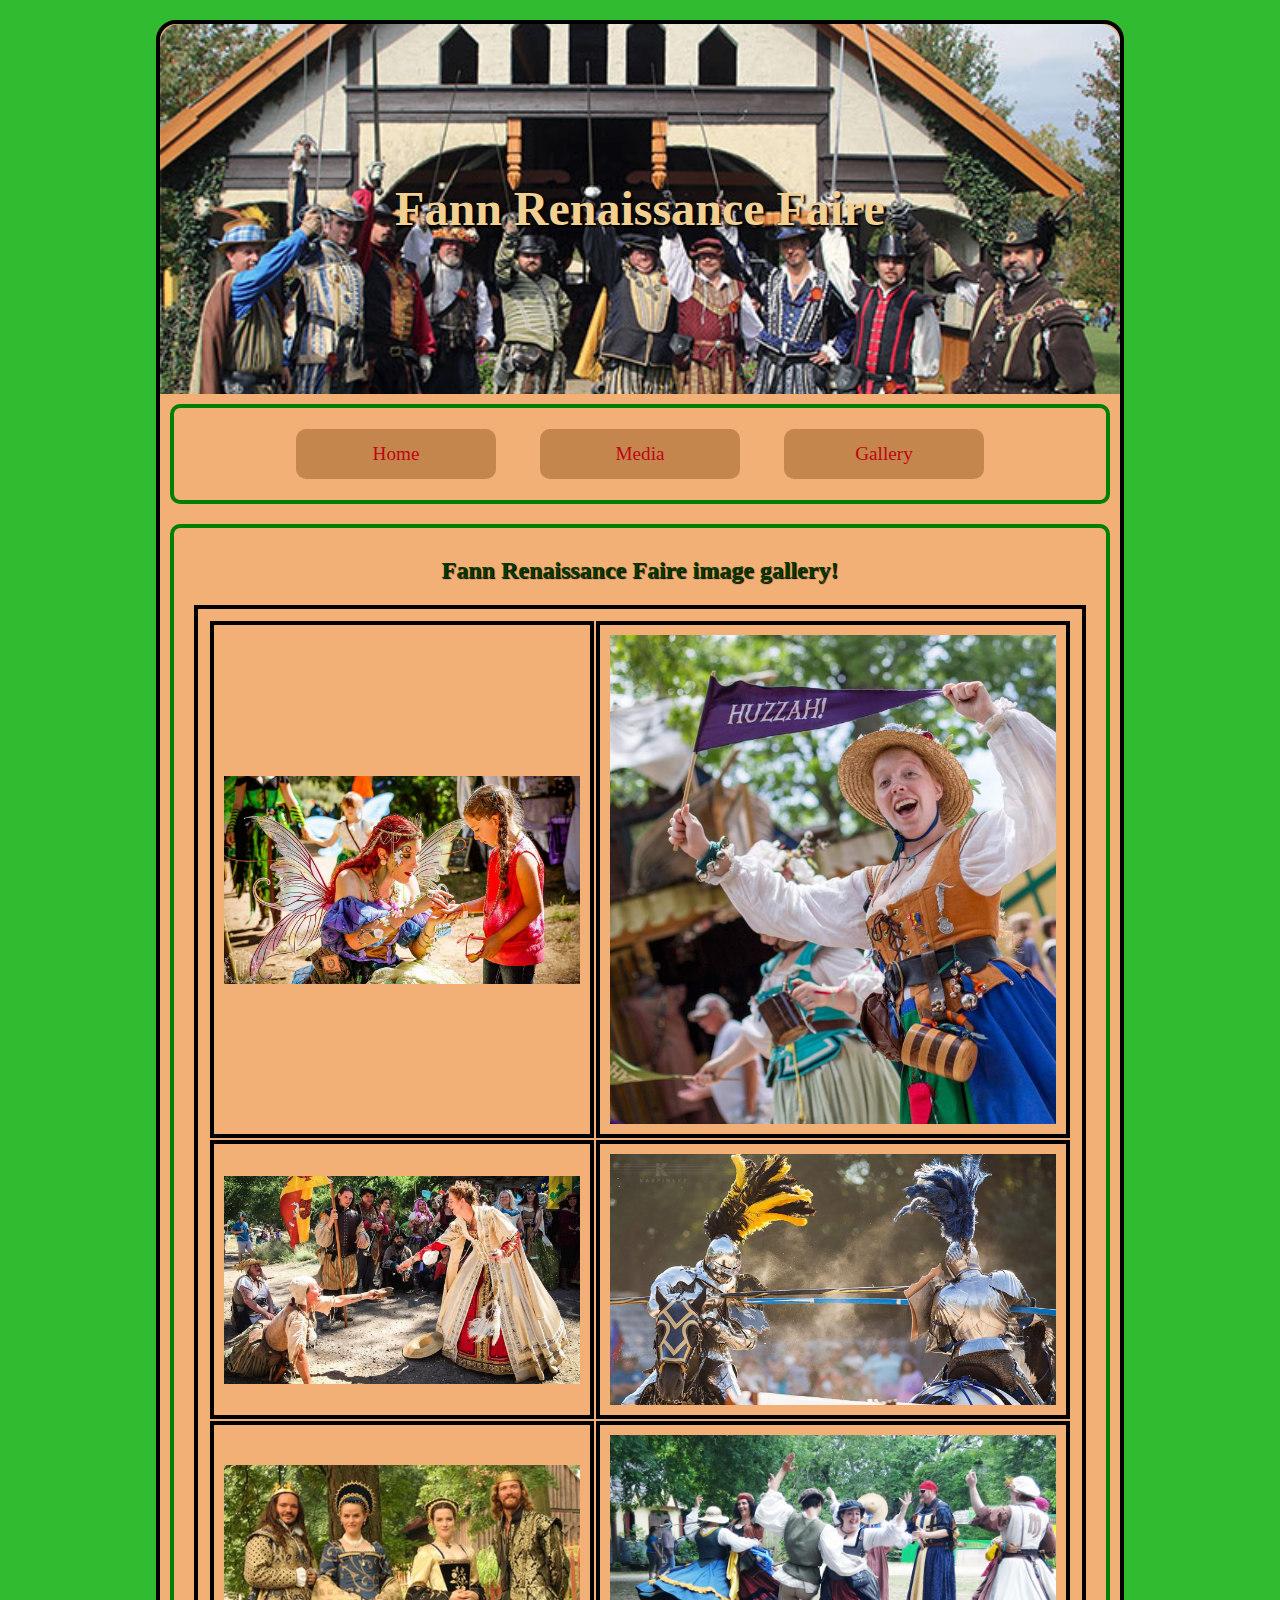
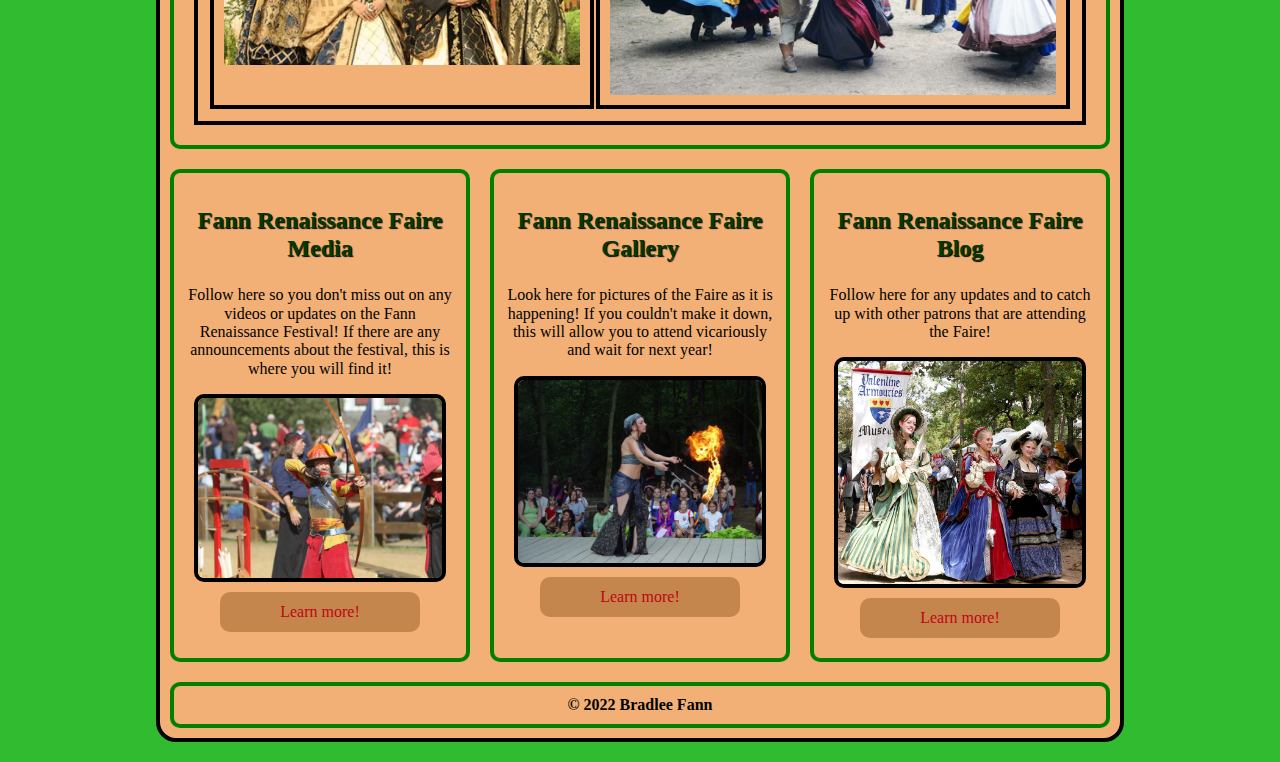
<file: Lab 4/gallery.html>
<!DOCTYPE html>
<html lang="en">
<head>
    <meta charset="UTF-8">
    <meta http-equiv="X-UA-Compatible" content="IE=edge">
    <meta name="viewport" content="width=device-width, initial-scale=1.0">
    <title>Lab 4</title>
    <link rel="stylesheet" href="css/normalize.css">
    <link rel="stylesheet" href="css/styles.css">
</head>
<body>
    <div id="container">
        <header>
            <h1>Fann Renaissance Faire</h1>
        </header>
        <nav>
            <ul>
                <li><a href="index.html">Home</a></li>
                <li><a href="media.html">Media</a></li>
                <li><a href="gallery.html">Gallery</a></li>
            </ul>
        </nav>
        <main>
            <div id="upper_flex">
                <section class="single_col">
                    <h2>Fann Renaissance Faire image gallery!</h2>

                    <div class="gallery">
                        <img class="gallery_img" src="images/fairy.jpg" alt="Fairy">
                        <img class="gallery_img" src="images/huzzah.jpg" alt="Huzzah">
                        <img class="gallery_img" src="images/peasant.jpg" alt="Peasant">
                        <img class="gallery_img" src="images/jousting.jpg" alt="Jousting">
                        <img class="gallery_img" src="images/Royalty.jpg" alt="Royalty">
                        <img class="gallery_img" src="images/Dance.jpg" alt="Dance">

                    </div>

                    <table>
                        <tr>
                            <td><img src="images/fairy.jpg" alt="Fairy"></td>
                            <td><img src="images/huzzah.jpg" alt="Huzzah"></td>
                        </tr>
                        <tr>
                            <td><img src="images/peasant.jpg" alt="Peasant"></td>
                            <td><img src="images/jousting.jpg" alt="Jousting"></td>
                        </tr>
                        <tr>
                            <td><img src="images/Royalty.jpg" alt="Royalty"></td>
                            <td><img src="images/Dance.jpg" alt="Dance"></td>
                        </tr>
                    </table>
                </section>
               
            </div>

            <div id="lower_flex">
                <div class="col">
                    <h3>Fann Renaissance Faire Media</h3>
                    <p>Follow here so you don't miss out on any videos or updates on the Fann Renaissance Festival! If there are any announcements about the festival, this is where you
                        will find it!</p>

                    <img src="images/Archery.jpg" alt="Archery">
                    <a class="button" href="media.html">Learn more!</a>
                </div>
                <div class="col">
                    <h3>Fann Renaissance Faire Gallery</h3>
                    <p>Look here for pictures of the Faire as it is happening! If you couldn't make it down, this will allow you to attend vicariously and wait for next year!</p>

                    <img src="images/firejuggler.jpg" alt="FireJuggler">
                    <a class="button" href="gallery.html">Learn more!</a>
                </div>
                <div class="col">
                    <h3>Fann Renaissance Faire Blog</h3>
                    <p>Follow here for any updates and to catch up with other patrons that are attending the Faire!</p>

                    <img src="images/ladies.jpg" alt="Ladies">
                    <a class="button" href="#">Learn more!</a>
                </div>
            </div>
        </main>
        <footer>&copy; 2022 Bradlee Fann</footer>
     </div>
</body>
</html>
</file>
<file: Final/css/styles.css>
/* Global styles */
body {
    background-color:rgb(154, 161, 226);
    font-family: 'Montserrat', sans-serif;
}

img {
    display: block;
    max-width: 70%;
    margin: 0 auto;
    border-radius: 20px;
}

header {
    background-image: url('../images/Pumpkin.jpg');
    background-size: cover;
    border-radius: 14px;
    background-position: center;
    display: block;
}

audio, video {
    display: block;
    margin: 20px auto;
    width: 75%;
    border-radius: 10px;
}

header h1 {
    color: #df66ac;
    text-shadow: 2px 2px 2px black;
    text-align: center;
    margin: auto;
}

a {
    display: block;
    background-color: #ee5dca;
    color: black;
    height: 40px;
    line-height: 40px;
    text-align: center;
    text-decoration: none;
    font-size: 1.0em;
    font-weight: bold;
    margin: 10px 0;
    border-radius: 10px;
    width: 225px;
}

a:hover {
    background-color: #a3a1fa;
    text-shadow: 1px 1px 1px white;
}

/* Mobile styles */

#container {
    background-color: rgb(241, 144, 180);
    margin: 10px;
    padding: 10px;
    border: 4px solid black;
    border-radius: 10px;
}


.active {
    background-color: #cab4da;
    color: #0D0D0D;
}

p {
    text-align: center;
}

nav {
    text-align: center;
    background-color: #b89fe0;
    padding: 5px;
    margin: 5px;
    border: 4px solid rgb(62, 5, 100);
    border-radius: 10px;
    width: auto;
    height: auto;
}


nav ul {
    list-style-type: none;
    padding: 0;
}

nav li {
    display: inline-block;
}

nav li a {
    display: block;
    background-color: #ee5dca;
    color: black;
    height: 40px;
    line-height: 40px;
    text-align: center;
    text-decoration: none;
    font-size: 1.0em;
    font-weight: bold;
    margin: 10px 0;
    border-radius: 10px;
    width: 225px;
}

nav li a:hover {
    background-color: #a3a1fa;
    text-shadow: 1px 1px 1px white;
}

h2 {
    color: rgb(0, 0, 0);
    font-size: 1.2em;
    text-align: center;
}

h3 {
    color: black;
    font-size: 0.9em;
    font-style: italic;
    text-align: center;
}
.pets_img {
    border: 4px solid black;
    border-radius: 10px;
    margin: 5px auto;
}

table {
    display: none;
}

section img{
    width: 75%;
    border-radius: 20px;
}

/* Tablet Styles */

@media(min-width:768px) {

   header {
        padding: 125px;
    }

    #container {
        padding: 10px;
    }


header h1 {
    font-size: 3em;
}

nav {
    text-align: center;
    padding: 5px;
}

nav li {
    display: inline-block;
}

nav li a {
    height: 50px;
    line-height: 50px;
    width: 200px;
}

#upper_flex {
    display: flex;
}

section{
    width: 50%;
}


.col img {
    width: 75%;
    border-radius: 10px;
    border: 4px solid black;
}

.single_col {
    width: 95%;
}
p{
    font-weight: normal;
    font-size: 1.3em;
    text-align: center;
    padding: 10px;
}

h2 {
    font-size: 1.2em;
    font-weight: bold;
    text-decoration: underline;
    text-decoration-thickness: 2px;
}

}


/* Desktop Styles */

@media(min-width: 1024px) {
    #container {
        width: 75%;
        margin: 20px auto;
        border: 4px solid black;
        border-radius: 20px;
        padding-bottom: 10px;
    }


table, tr, td {
    border: 4px solid black;
    padding: 10px;
    margin: 10px;
    border-radius: 10px;
}

p {
    font-size: 1em;
    text-align: center;
    padding: 10px; 
}

.col img{
    border-radius: 10px;
    width: 150%;
}

table img {
    width: 100%;
}

.pets {
    display: none;
}

table {
    display: block;
    border-radius: 10px;
}

#flex {
    display: flex;
}

.col {
    margin: 20px;
    width: 100%;
}

}
</file>
<file: Lab 2/css/styles.css>
body {
    background-color: black;
    font-family: 'Poppins', sans-serif;
}

#container {
    background-color: #420f0f;
    width: 900px;
    margin: 20px auto;
    border-radius: 20px;
    box-shadow: 5px 5px 10px black;
}

header {
    padding: 20px 0;
    background-color: rgb(58, 58, 58);
    border-radius: 20px 20px 0 0;
}

header img {
    display: block;
    width: 40%;
    margin: 0 auto;
}

header h1 {
    font-size: 2.5em;
    text-align: center;
    color: #8C030E;
    text-shadow: 2px 2px 2px black;
}

nav {
    background-color: #66060e;
    padding-top: 10px;
    border-radius: 0 0 20px 20px;
    text-align: center;
}

nav a {
    display: inline-block;
    background-color: #68350f;
    height: 50px;
    width: 175px;
    font-size: 1.5em;
    font-weight: bold;
    line-height: 50px;
    color: #0D0D0D;
    text-decoration: none;
    border-radius: 10px 10px 0 0;
    margin: 0 10px;
}

nav a:hover {
    background-color: #F2E205;
    color: black;
}

main {
    background-color: #885324;
    padding: 20px;
    margin: 0 20px 20px 20px;
    border-radius: 20px 20px 20px 20px;
    font-weight: bold;
}

main h2 {
    text-align: center;
    color: #0D0D0D;
    font-size: 2em;
}

main img {
    display: block;
    width: 50%;
    margin: 20px auto;
    padding: 20px;
    border-radius: 20px;
}

footer {
    background-color: rgb(58, 58, 58);
    padding: 60px 0;
    color: #0D0D0D;
    font-size: 1.5em;
    text-align: center;
    border-radius: 0 0 20px 20px;
    font-weight: bold;
}

.active {
    background-color: #948a02;
    color: #0D0D0D;
}

.pro_head {
    text-align: center;
    color: #0D0D0D;
    font-size: 1.5em;
    
}

main p {
    text-align: center;
}
</file>
<file: Lab 3/css/styles.css>
body {
    background-color: #5B89B0;
    font-size: 18px;
    font-family: 'Montserrat', sans-serif;
}

img {
    max-width: 100%;
    display: block;
    margin: 0 auto;
}

/* Mobile Styles */

#container {
    background-color:#A8C3D1 ;
    margin: 20px;
}

header {
    padding: 20px;
    border-bottom: 4px solid #B49BBF;
}

header h1 {
    text-align: center;
    font-size: 2.5em;
}

.col {
    border: 4px solid #B49BBF;
    padding: 20px;
    margin: 20px;
    border-radius: 20px;
    text-align: center;
}

.col h2 {
    text-align: center;
    font-size: 2em;
}

.col h3 {
    text-align: center;
    font-size: 1em;
    font-style: italic;
}

.col img {
    width: 80%;
}

.main_img {
    display: none;
}

footer {
    padding: 40px 0;
    text-align: center;
    border-top: 4px solid #B49BBF;
    font-weight: bold;
}

@media(min-width:768px) {

    #container {
        width: 90%;
        margin: 20px auto;
    }

    .col {
        width: 70%;
        margin: 20px auto;
    }

    .col img {
        width: 50%;
    }
}

@media (min-width: 1024px) {

    #container {
        width: 75%;
        border-radius: 20px;
    }

    #flex {
        display: flex;
    }

    .col {
        margin: 20px;
        width: 100%;
    }

    .col img {
        width: 80%;
    }

    .main_img {
        display: block;
        width: 30%;
        margin: 20px auto;
    }
}
</file>
<file: Lab 4/css/styles.css>
/* Global styles */
body {
    background-color: rgb(49, 187, 49);
}

img {
    display: block;
    max-width: 100%;
    margin: 0 auto;
}

footer {
    font-weight: bold;
}

.col {
    text-align: center;
}

p {
    text-align: center;
}


/* Mobile styles */

#container {
    background-color: #F2B077;
    margin: 10px;
}

header {
    background-image: url('../images/musketeers.jpg');
    background-size: cover;
    padding: 60px 0;
}

header h1 {
    color: #F2D091;
    text-shadow: 2px 2px 2px black;
    text-align: center;
}

nav ul {
    list-style-type: none;
    padding: 0;
}

nav li {
    display: block;
}

nav li a {
    display: block;
    background-color: #c5864e;
    color: #BF0413;
    height: 40px;
    line-height: 40px;
    text-align: center;
    text-decoration: none;
    font-size: 1.2em;
    margin: 10px 0;
    border-radius: 10px;
}

nav li a:hover {
    background-color: #F2D091;
    text-shadow: 2px 2px 2px black;
}

nav, section, aside, .col, footer {
    background-color: #F2B077;
    padding: 10px;
    margin: 10px;
    border: 4px solid green;
    border-radius: 10px;

}

h2, h3 {
    color: rgb(2, 58, 2);
    text-shadow: 1px 1px 1px black;
    font-size: 1.5em;
    text-align: center;
}

section img, aside img {
    width: 65%;
}

.button {
    display: block;
    background-color: #c5864e;
    color: #BF0413;
    height: 40px;
    width: 200px;
    line-height: 40px;
    text-align: center;
    text-decoration: none;
    font-size: 1em;
    margin: 10px auto;
    border-radius: 10px;
}

.button:hover {
    background-color: #F2D091;
    text-shadow: 2px 2px 2px black;
}

footer {
    text-align: center;
    color: black;
    margin-bottom: 10px;
}

.single_col {
    width: 88%;
}

audio, video {
    display: block;
    margin: 20px auto;
    width: 75%;
}

.gallery_img {
    border: 4px solid black;
    border-radius: 10px;
    margin: 10px auto;
}

table {
    display: none;
}


/* Tablet styles */

@media(min-width:768px) {
    header {
        padding: 125px;
    }

    header h1 {
        font-size: 3em;
    }

    nav {
        text-align: center;
        padding: 5px;
    }

    nav li {
        display: inline-block;
    }

    nav li a {
        height: 50px;
        line-height: 50px;
        width: 200px;
    }

    #upper_flex {
        display: flex;
    }

    section, aside {
        width: 50%;
    }

    aside img {
        width: 75%;
    }

    .col img {
        width: 75%;
        border-radius: 10px;
        border: 4px solid black;
    }

    .single_col {
        width: 95%;
    }
}




/* Desktop styles */

@media(min-width: 1024px) {
    #container {
        width: 75%;
        margin: 20px auto;
        border: 4px solid black;
        border-radius: 20px;
    }

    header {
        border-radius: 20px 20px 0 0;
    }

    nav li a {
        margin: 0 20px;
    }

    #lower_flex {
        display: flex;
    }

    .col {
        width: 100%;
    }

    .col img {
        width: 90%;
    }

    .single_col {
        width: 100%;
    }

    table, tr, td {
        border: 4px solid black;
        padding: 10px;
        margin: 10px;
    }

    table img {
        width: 100%;
    }

    .gallery {
        display: none;
    }

    table {
        display: block;
    }
}
</file>
